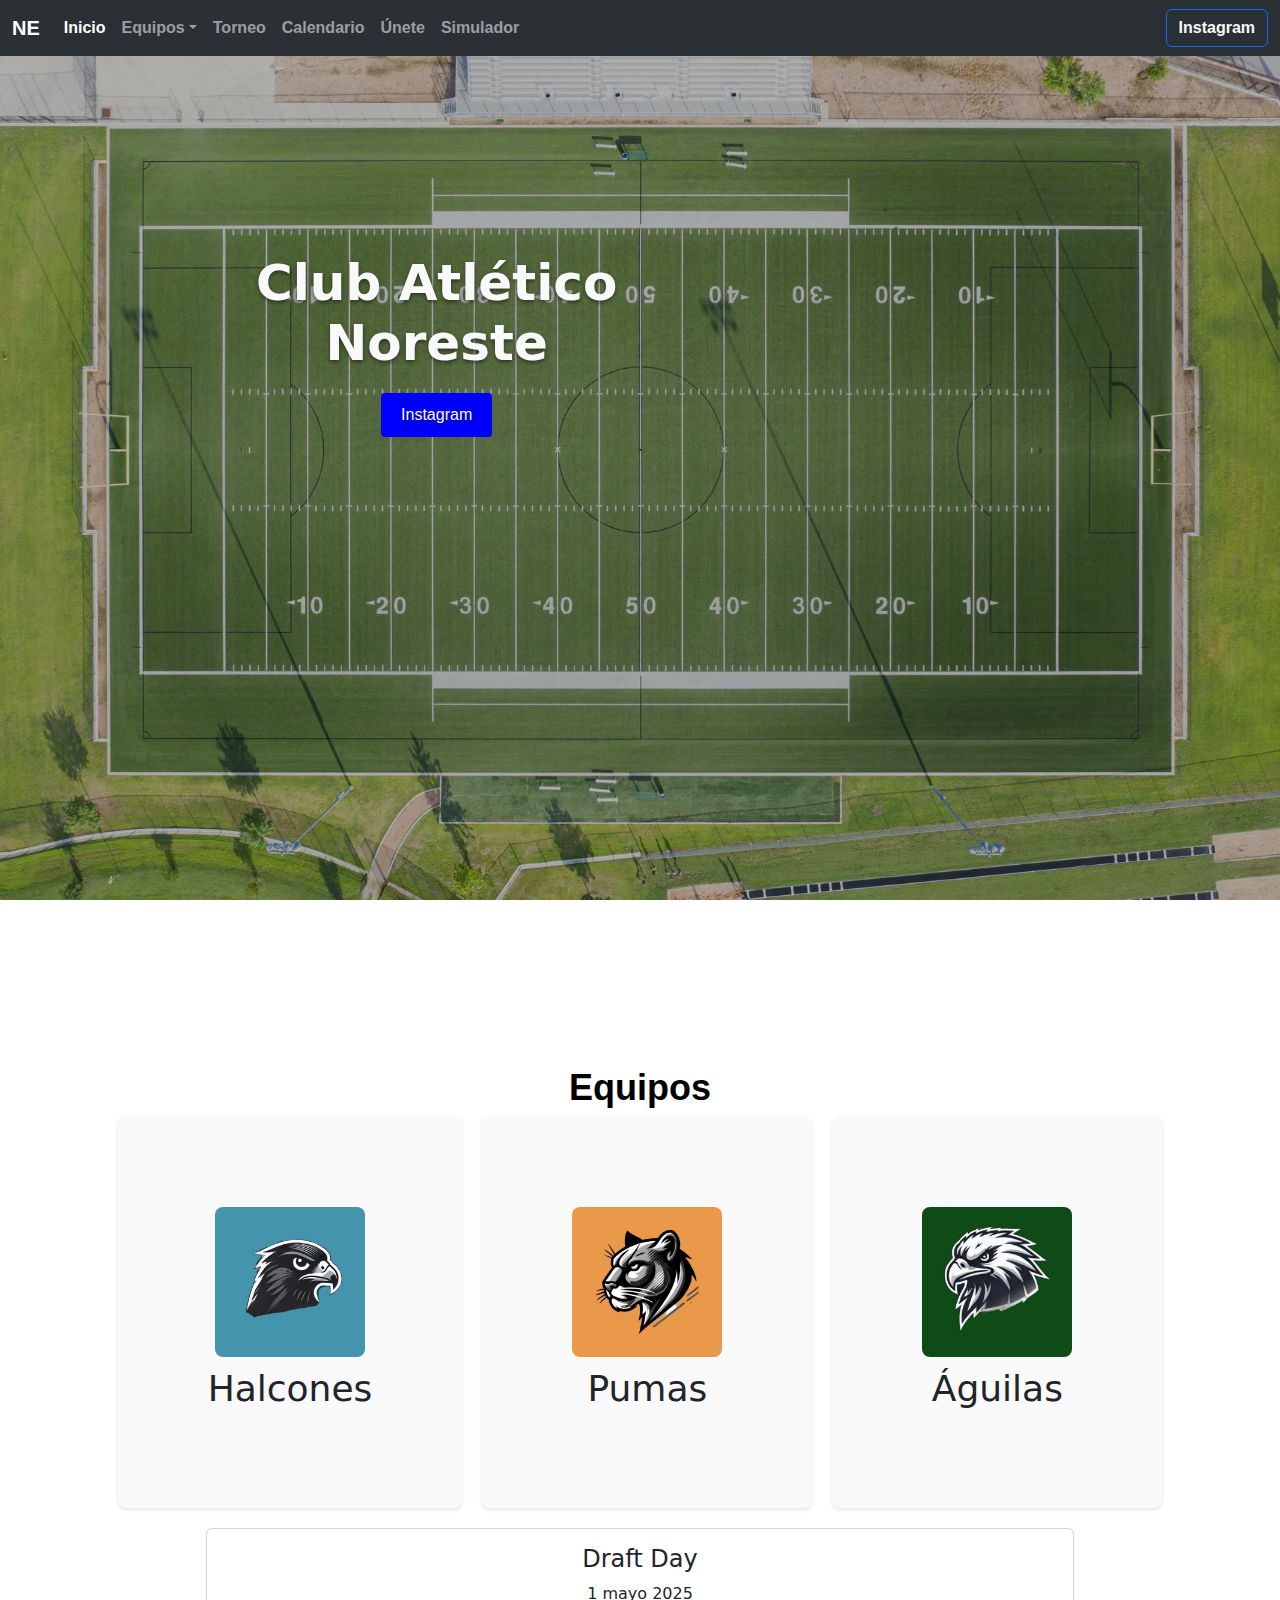
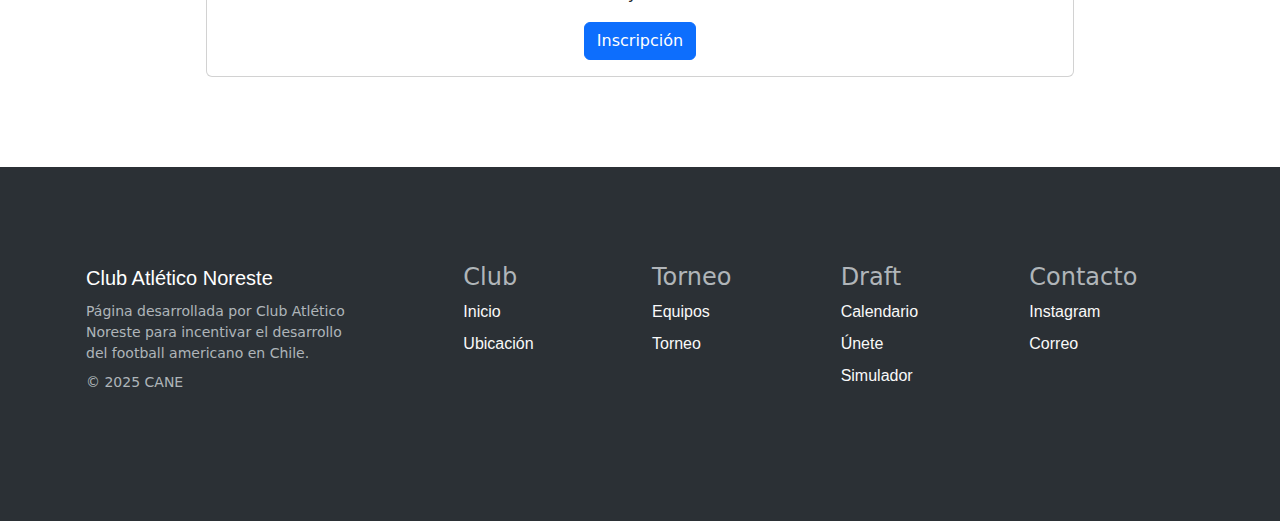
<file: index.html>
<!DOCTYPE html>
<html lang="es">
<head>
    <meta charset="UTF-8">
    <meta name="viewport" content="width=device-width, initial-scale=1.0">
    <link rel="stylesheet" href="./css/style.css">
    <title>Football Americano hecho en Chile | C.A. Noreste</title>
    <meta name="description" content="Descubre lo último del football americano en Chile, equipos, torneos y cómo unirte al próximo draft day.">
    <meta name="keywords" content="football americano, equipos, torneos, draft day, noticias de fútbol americano, chile">
    <link href="https://cdn.jsdelivr.net/npm/bootstrap@5.3.3/dist/css/bootstrap.min.css" rel="stylesheet" integrity="sha384-QWTKZyjpPEjISv5WaRU9OFeRpok6YctnYmDr5pNlyT2bRjXh0JMhjY6hW+ALEwIH" crossorigin="anonymous">
    <link rel="stylesheet" href="https://cdnjs.cloudflare.com/ajax/libs/animate.css/4.1.1/animate.min.css"/>
</head>
<body>
    <header>
        <nav class="navbar navbar-expand-lg bg-body-tertiary" data-bs-theme="dark">
            <div class="container-fluid">
                <a class="navbar-brand" href="./index.html">NE</a>
                <button class="navbar-toggler" type="button" data-bs-toggle="collapse" data-bs-target="#navbarSupportedContent" aria-controls="navbarSupportedContent" aria-expanded="false" aria-label="Toggle navigation">
                    <span class="navbar-toggler-icon"></span>
                </button>
                <div class="collapse navbar-collapse" id="navbarSupportedContent">
                    <ul class="navbar-nav me-auto mb-2 mb-lg-0">
                        <li class="nav-item">
                            <a class="nav-link active" aria-current="page" href="./index.html">Inicio</a>
                        </li>
                        <li class="nav-item dropdown">
                            <a class="nav-link dropdown-toggle" href="./pages/equipos.html" role="button" data-bs-toggle="dropdown" aria-expanded="false">Equipos</a>
                            <ul class="dropdown-menu">
                                <li><a class="dropdown-item" href="./pages/halcones.html">Halcones</a></li>
                                <li><a class="dropdown-item" href="./pages/pumas.html">Pumas</a></li>
                                <li><a class="dropdown-item" href="./pages/aguilas.html">Águilas</a></li>
                            </ul>
                        </li>
                        <li class="nav-item">
                            <a class="nav-link" href="./pages/torneo.html">Torneo</a>
                        </li>
                        <li class="nav-item">
                            <a class="nav-link" href="./pages/calendario.html">Calendario</a>
                        </li>
                        <li class="nav-item">
                            <a class="nav-link" href="./pages/unete.html">Únete</a>
                        </li>
                        <li class="nav-item">
                            <a class="nav-link" href="./pages/sim.html">Simulador</a>
                        </li>
                    </ul>
                    <div class="d-flex">
                        <button class="btn btn-outline-primary">
                            <a href="https://instagram.com" target="@clubnoreste" class="link">Instagram</a>
                        </button>
                    </div>
                </div>
            </div>
        </nav>
    </header>
    <main>
        <section class="s1_index">
            <div class="contenido">
                <h1>Club Atlético<br/>Noreste</h1>
                <a href="https://instagram.com" target="@clubnoreste" class="link animate__animated animate__heartBeat">Instagram</a>
            </div>
            <div class="imagen_s1_index">
                <img src="./media/cancha_flag.webp" alt="Cancha de football americano">
            </div>
        </section>
        <section class="s2_index">  
            <h2><a href="./pages/equipos.html" class="e1">Equipos</a></h2>
            <div class="articles-container">
                <article>
                    <a href="./pages/halcones.html"><img src="./media/halcones_ne.jpg" alt="Escudo equipo Halcones de Noreste"></a>
                    <h3>Halcones</h3>
                </article>
                <article>
                    <a href="./pages/pumas.html"><img src="./media/pumas_ne.jpg" alt="Escudo equipo Pumas de Noreste"></a>
                    <h3>Pumas</h3>
                </article>
                <article>
                    <a href="./pages/aguilas.html"><img src="./media/aguilas_ne.jpg" alt="Escudo equipo Águilas de Noreste"></a>
                    <h3>Águilas</h3>
                </article>
            </div>
        </section>
        <div class="card text-center">
            <div class="card-body">
              <h4 class="card-title">Draft Day</h4>
              <p class="card-text">1 mayo 2025</p>
              <a href="./pages/unete.html" class="btn btn-primary">Inscripción</a>
            </div>
        </div>
    </main>
    <footer class="bd-footer py-4 py-md-5 mt-5 bg-body-tertiary" data-bs-theme="dark">
        <div class="container py-4 py-md-5 px-4 px-md-3 text-body-secondary">
            <div class="row">
                <div class="col-lg-3 mb-3">
                    <a class="d-inline-flex align-items-center mb-2 text-body-emphasis text-decoration-none" href="./index.html">
                        <span class="fs-5">Club Atlético Noreste</span>
                    </a>
                    <ul class="list-unstyled small">
                        <li class="mb-2">Página desarrollada por Club Atlético Noreste para incentivar el desarrollo del football americano en Chile.</li>
                        <li class="mb-2">© 2025 CANE</li>
                    </ul>
                </div>
                <div class="col-6 col-lg-2 offset-lg-1 mb-3">
                    <h4>Club</h4>
                    <ul class="list-unstyled">
                        <li class="mb-2"><a href="./index.html">Inicio</a></li>
                        <li class="mb-2"><a href="./pages/unete.html">Ubicación</a></li>
                    </ul>
                </div>
                <div class="col-6 col-lg-2 mb-3">
                    <h4>Torneo</h4>
                    <ul class="list-unstyled">
                        <li class="mb-2"><a href="./pages/equipos.html">Equipos</a></li>
                        <li class="mb-2"><a href="./pages/torneo.html">Torneo</a></li>
                    </ul>
                </div>
                <div class="col-6 col-lg-2 mb-3">
                    <h4>Draft</h4>
                    <ul class="list-unstyled">
                        <li class="mb-2"><a href="./pages/calendario.html">Calendario</a></li>
                        <li class="mb-2"><a href="./pages/unete.html">Únete</a></li>
                        <li class="mb-2"><a href="./pages/sim.html">Simulador</a></li>
                    </ul>
                </div>
                <div class="col-6 col-lg-2 mb-3">
                    <h4>Contacto</h4>
                    <ul class="list-unstyled">
                        <li class="mb-2"><a href="https://instagram.com" target="@clubnoreste">Instagram</a></li>
                        <li class="mb-2"><a href="mailto:clubatleticonoreste@gmail.com">Correo</a></li>
                    </ul>
                </div>
            </div>
        </div>
    </footer>
    <script src="https://cdn.jsdelivr.net/npm/bootstrap@5.3.3/dist/js/bootstrap.bundle.min.js" integrity="sha384-YvpcrYf0tY3lHB60NNkmXc5s9fDVZLESaAA55NDzOxhy9GkcIdslK1eN7N6jIeHz" crossorigin="anonymous"></script>
</body>
</html>
</file>
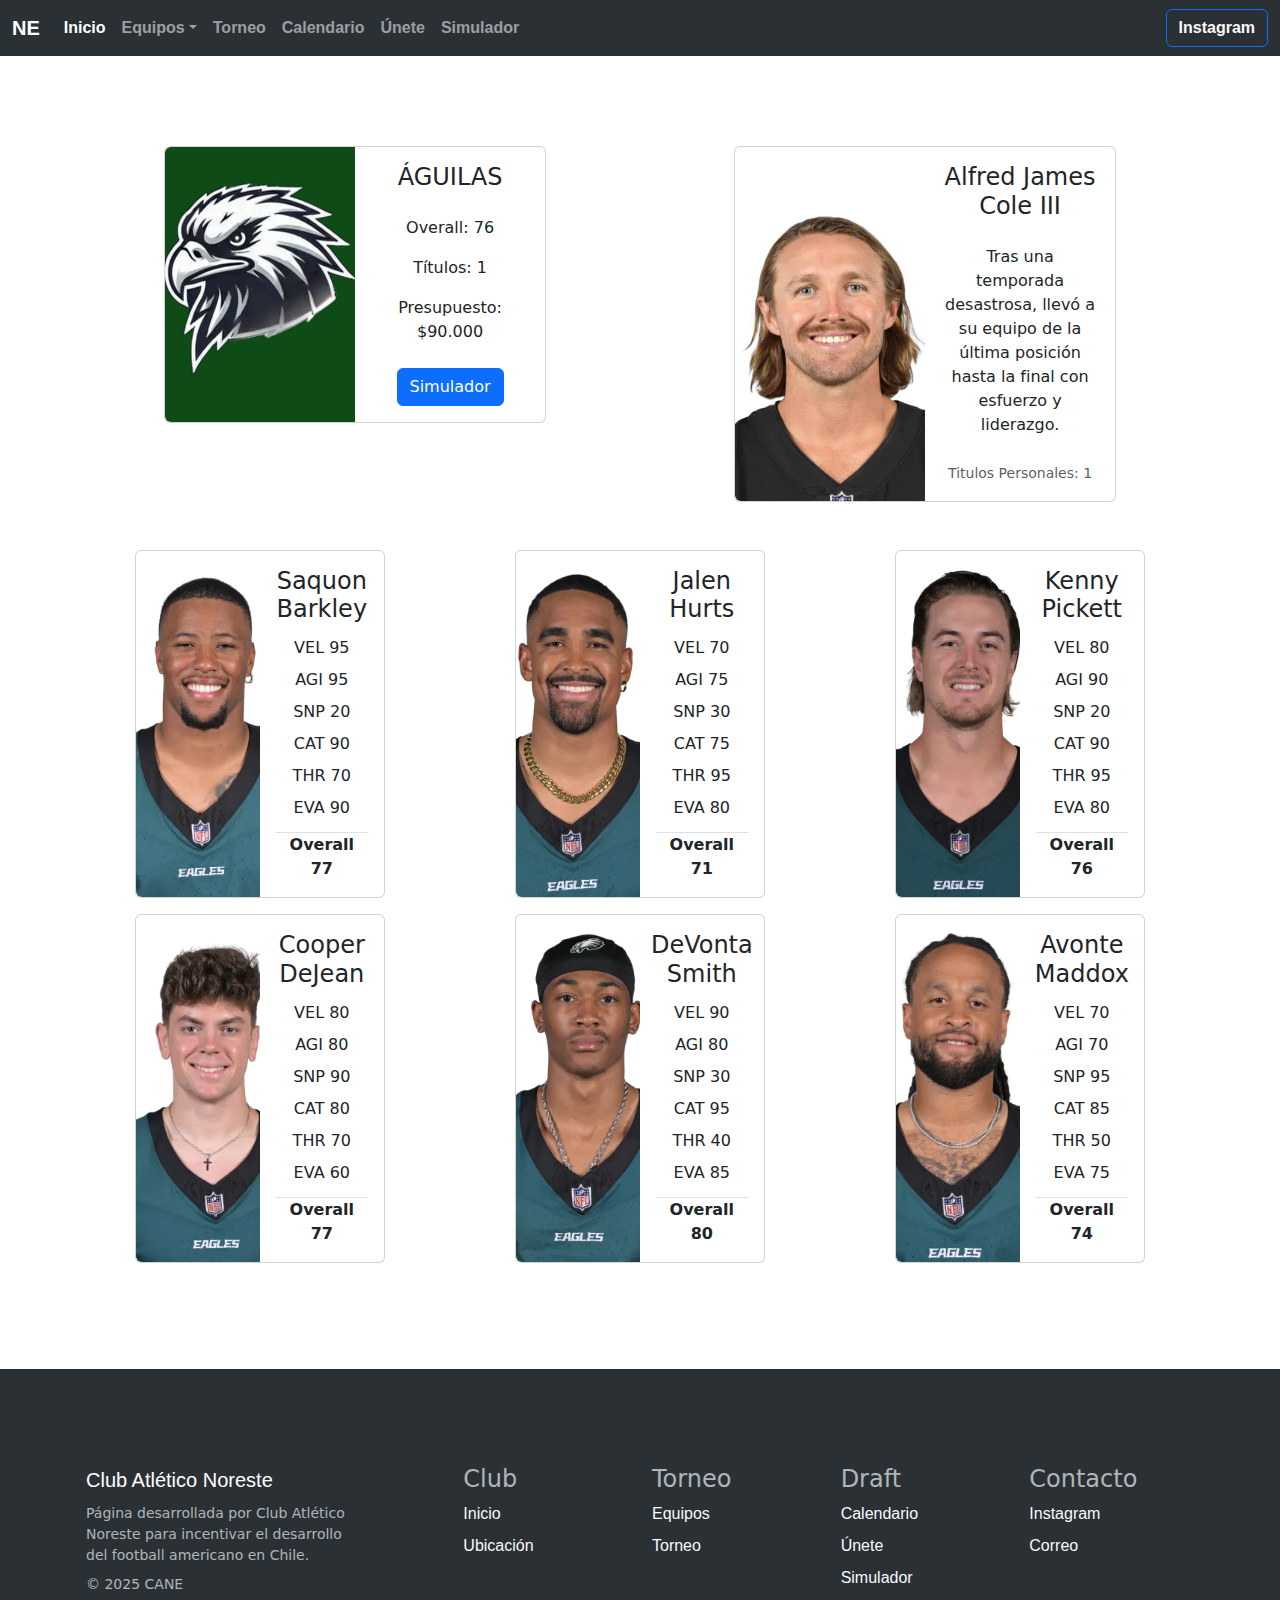
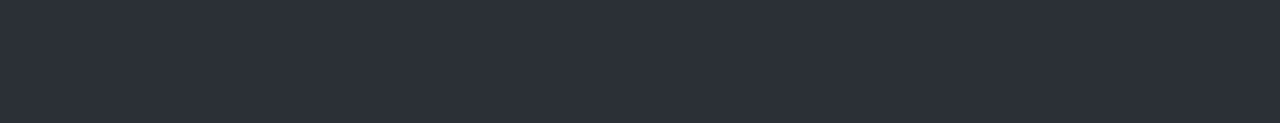
<file: pages/aguilas.html>
<!DOCTYPE html>
<html lang="es">
<head>
    <meta charset="UTF-8">
    <meta name="viewport" content="width=device-width, initial-scale=1.0">
    <link rel="stylesheet" href="../css/style.css">
    <title>Águilas de Noreste | C.A. Noreste</title>
    <meta name="description" content="Conoce al capitán y jugadores del equipo Águilas. Presupuesto, próximos partidos y resultados.">
    <meta name="keywords" content="Águilas, equipo de football americano, jugadores, partidos, resultados, capitán, presupuesto, simulación">
    <link href="https://cdn.jsdelivr.net/npm/bootstrap@5.3.3/dist/css/bootstrap.min.css" rel="stylesheet" integrity="sha384-QWTKZyjpPEjISv5WaRU9OFeRpok6YctnYmDr5pNlyT2bRjXh0JMhjY6hW+ALEwIH" crossorigin="anonymous">
</head>
<body>
    <header>
        <nav class="navbar navbar-expand-lg bg-body-tertiary" data-bs-theme="dark">
            <div class="container-fluid">
                <a class="navbar-brand" href="../index.html">NE</a>
                <button class="navbar-toggler" type="button" data-bs-toggle="collapse" data-bs-target="#navbarSupportedContent" aria-controls="navbarSupportedContent" aria-expanded="false" aria-label="Toggle navigation">
                    <span class="navbar-toggler-icon"></span>
                </button>
                <div class="collapse navbar-collapse" id="navbarSupportedContent">
                    <ul class="navbar-nav me-auto mb-2 mb-lg-0">
                        <li class="nav-item">
                            <a class="nav-link active" aria-current="page" href="../index.html">Inicio</a>
                        </li>
                        <li class="nav-item dropdown">
                            <a class="nav-link dropdown-toggle" href="../pages/equipos.html" role="button" data-bs-toggle="dropdown" aria-expanded="false">Equipos</a>
                            <ul class="dropdown-menu">
                                <li><a class="dropdown-item" href="../pages/halcones.html">Halcones</a></li>
                                <li><a class="dropdown-item" href="../pages/pumas.html">Pumas</a></li>
                                <li><a class="dropdown-item" href="../pages/aguilas.html">Águilas</a></li>
                            </ul>
                        </li>
                        <li class="nav-item">
                            <a class="nav-link" href="../pages/torneo.html">Torneo</a>
                        </li>
                        <li class="nav-item">
                            <a class="nav-link" href="../pages/calendario.html">Calendario</a>
                        </li>
                        <li class="nav-item">
                            <a class="nav-link" href="../pages/unete.html">Únete</a>
                        </li>
                        <li class="nav-item">
                            <a class="nav-link" href="../pages/sim.html">Simulador</a>
                        </li>
                    </ul>
                    <div class="d-flex">
                        <button class="btn btn-outline-primary">
                            <a href="https://instagram.com" target="@clubnoreste" class="link">Instagram</a>
                        </button>
                    </div>
                </div>
            </div>
        </nav> 
    </header>
    <main>
        <div class="container text-center">
            <!--fila equipo-->
            <div class="row">
                <!--card equipo-->
                <div class="col-sm">
                    <div class="card mb-5" style="max-width: 540px;">
                        <div class="row g-0">
                            <div class="col-md-6">
                                <img src="../media/aguilas_ne.jpg" class="img-fluid rounded-start h-100" style="object-fit: cover;" alt="Escudo equipo Águilas de Noreste">
                            </div>
                            <div class="col-md-6">
                                <div class="card-body ">
                                    <h1 class="card-title mb-4 fs-4">ÁGUILAS</h1>
                                    <p class="card-text">Overall: 76</p>
                                    <p class="card-text">Títulos: 1</p>
                                    <p class="card-text mb-4">Presupuesto: $90.000</p>
                                    <a href="../pages/sim.html" class="btn btn-primary">Simulador</a>
                                </div>
                            </div>
                        </div>
                    </div>
                </div>
                <!--card capitan-->
                <div class="col-sm">
                    <div class="card mb-5" style="max-width: 540px;">
                        <div class="row g-0">
                            <div class="col-md-6">
                                <img src="../media/jugadores/aguilas/aj_cole.webp" class="img-fluid rounded-start h-100" style="object-fit: cover;" alt="Capitán: Alfred James Cole III">
                            </div>
                            <div class="col-md-6">
                                <div class="card-body">
                                    <h2 class="card-title mb-4 fs-4">Alfred James Cole III</h2>
                                    <p class="card-text mb-4">Tras una temporada desastrosa, llevó a su equipo de la última posición hasta la final con esfuerzo y liderazgo.</p>
                                    <p class="card-text"><small class="text-body-secondary">Titulos Personales: 1</small></p>
                                </div>
                            </div>
                        </div>
                    </div>
                </div>
            </div>
            <!--primera fila de jugadores-->
            <div class="row">
                <!--card jugador 1-->
                <div class="col-sm">
                    <div class="card mb-3" style="max-width: 540px;">
                        <div class="row g-0">
                            <div class="col-md-6">
                                <img src="../media/jugadores/aguilas/saquon_barkley.webp" class="img-fluid rounded-start h-100" style="object-fit: cover;" alt="Jugador: Saquon Barkley">
                            </div>
                            <div class="col-md-6">
                                <div class="card-body">
                                    <h3 class="card-title mb-3 fs-4">Saquon Barkley</h3>
                                    <div class="container text-center border-bottom">
                                        <div class="row align-items-start">
                                            <div class="col">
                                                <p class="lh-1">VEL 95</p>
                                            </div>
                                            <div class="col">
                                                <p class="lh-1">AGI 95</p>
                                            </div>
                                        </div>
                                        <div class="row align-items-start">
                                            <div class="col">
                                                <p class="lh-1">SNP 20</p>
                                            </div>
                                            <div class="col">
                                                <p class="lh-1">CAT 90</p>
                                            </div>
                                        </div>
                                        <div class="row align-items-start">
                                            <div class="col">
                                                <p class="lh-1">THR 70</p>
                                            </div>
                                            <div class="col">
                                                <p class="lh-1">EVA 90</p>
                                            </div>
                                        </div>
                                    </div>
                                    <p class="card-text fw-bold">Overall 77</p>
                                </div>
                            </div>
                        </div>
                    </div>
                </div>
                <!--card jugador 2-->
                <div class="col-sm">
                    <div class="card mb-3" style="max-width: 540px;">
                        <div class="row g-0">
                            <div class="col-md-6">
                                <img src="../media/jugadores/aguilas/jalen_hurts.webp" class="img-fluid rounded-start h-100" style="object-fit: cover;" alt="Jugador: Jalen Hurts">
                            </div>
                            <div class="col-md-6">
                                <div class="card-body">
                                    <h3 class="card-title mb-3 fs-4">Jalen Hurts</h3>
                                    <div class="container text-center border-bottom">
                                        <div class="row align-items-start">
                                            <div class="col">
                                                <p class="lh-1">VEL 70</p>
                                            </div>
                                            <div class="col">
                                                <p class="lh-1">AGI 75</p>
                                            </div>
                                        </div>
                                        <div class="row align-items-start">
                                            <div class="col">
                                                <p class="lh-1">SNP 30</p>
                                            </div>
                                            <div class="col">
                                                <p class="lh-1">CAT 75</p>
                                            </div>
                                        </div>
                                        <div class="row align-items-start">
                                            <div class="col">
                                                <p class="lh-1">THR 95</p>
                                            </div>
                                            <div class="col">
                                                <p class="lh-1">EVA 80</p>
                                            </div>
                                        </div>
                                    </div>
                                    <p class="card-text fw-bold">Overall 71</p>
                                </div>
                            </div>
                        </div>
                    </div>
                </div>
                <!--card jugador 3-->
                <div class="col-sm">
                    <div class="card mb-3" style="max-width: 540px;">
                        <div class="row g-0">
                            <div class="col-md-6">
                                <img src="../media/jugadores/aguilas/kenny_pickett.webp" class="img-fluid rounded-start h-100" style="object-fit: cover;" alt="Jugador: Kenny Pickett">
                            </div>
                            <div class="col-md-6">
                                <div class="card-body">
                                    <h3 class="card-title mb-3 fs-4">Kenny Pickett</h3>
                                    <div class="container text-center border-bottom">
                                        <div class="row align-items-start">
                                            <div class="col">
                                                <p class="lh-1">VEL 80</p>
                                            </div>
                                            <div class="col">
                                                <p class="lh-1">AGI 90</p>
                                            </div>
                                        </div>
                                        <div class="row align-items-start">
                                            <div class="col">
                                                <p class="lh-1">SNP 20</p>
                                            </div>
                                            <div class="col">
                                                <p class="lh-1">CAT 90</p>
                                            </div>
                                        </div>
                                        <div class="row align-items-start">
                                            <div class="col">
                                                <p class="lh-1">THR 95</p>
                                            </div>
                                            <div class="col">
                                                <p class="lh-1">EVA 80</p>
                                            </div>
                                        </div>
                                    </div>
                                    <p class="card-text fw-bold">Overall 76</p>
                                </div>
                            </div>
                        </div>
                    </div>
                </div>
            </div>
            <!--segunda fila de jugadores-->
            <div class="row">
                <!--card jugador 4-->
                <div class="col-sm">
                    <div class="card mb-3" style="max-width: 540px;">
                        <div class="row g-0">
                            <div class="col-md-6">
                                <img src="../media/jugadores/aguilas/cooper_dejean.webp" class="img-fluid rounded-start h-100" style="object-fit: cover;" alt="Jugador: Cooper DeJean">
                            </div>
                            <div class="col-md-6">
                                <div class="card-body">
                                    <h3 class="card-title mb-3 fs-4">Cooper DeJean</h3>
                                    <div class="container text-center border-bottom">
                                        <div class="row align-items-start">
                                            <div class="col">
                                                <p class="lh-1">VEL 80</p>
                                            </div>
                                            <div class="col">
                                                <p class="lh-1">AGI 80</p>
                                            </div>
                                        </div>
                                        <div class="row align-items-start">
                                            <div class="col">
                                                <p class="lh-1">SNP 90</p>
                                            </div>
                                            <div class="col">
                                                <p class="lh-1">CAT 80</p>
                                            </div>
                                        </div>
                                        <div class="row align-items-start">
                                            <div class="col">
                                                <p class="lh-1">THR 70</p>
                                            </div>
                                            <div class="col">
                                                <p class="lh-1">EVA 60</p>
                                            </div>
                                        </div>
                                    </div>
                                    <p class="card-text fw-bold">Overall 77</p>
                                </div>
                            </div>
                        </div>
                    </div>
                </div>
                <!--card jugador 5-->
                <div class="col-sm">
                    <div class="card mb-3" style="max-width: 540px;">
                        <div class="row g-0">
                            <div class="col-md-6">
                                <img src="../media/jugadores/aguilas/devonta_smith.webp" class="img-fluid rounded-start h-100" style="object-fit: cover;" alt="Jugador: DeVonta Smith">
                            </div>
                            <div class="col-md-6">
                                <div class="card-body">
                                    <h3 class="card-title mb-3 fs-4">DeVonta Smith</h3>
                                    <div class="container text-center border-bottom">
                                        <div class="row align-items-start">
                                            <div class="col">
                                                <p class="lh-1">VEL 90</p>
                                            </div>
                                            <div class="col">
                                                <p class="lh-1">AGI 80</p>
                                            </div>
                                        </div>
                                        <div class="row align-items-start">
                                            <div class="col">
                                                <p class="lh-1">SNP 30</p>
                                            </div>
                                            <div class="col">
                                                <p class="lh-1">CAT 95</p>
                                            </div>
                                        </div>
                                        <div class="row align-items-start">
                                            <div class="col">
                                                <p class="lh-1">THR 40</p>
                                            </div>
                                            <div class="col">
                                                <p class="lh-1">EVA 85</p>
                                            </div>
                                        </div>
                                    </div>
                                    <p class="card-text fw-bold">Overall 80</p>
                                </div>
                            </div>
                        </div>
                    </div>
                </div>
                <!--card jugador 6-->
                <div class="col-sm">
                    <div class="card mb-3" style="max-width: 540px;">
                        <div class="row g-0">
                            <div class="col-md-6">
                                <img src="../media/jugadores/aguilas/avonte_maddox.webp" class="img-fluid rounded-start h-100" style="object-fit: cover;" alt="Jugador: Avonte Maddox">
                            </div>
                            <div class="col-md-6">
                                <div class="card-body">
                                    <h3 class="card-title mb-3 fs-4">Avonte Maddox</h3>
                                    <div class="container text-center border-bottom">
                                        <div class="row align-items-start">
                                            <div class="col">
                                                <p class="lh-1">VEL 70</p>
                                            </div>
                                            <div class="col">
                                                <p class="lh-1">AGI 70</p>
                                            </div>
                                        </div>
                                        <div class="row align-items-start">
                                            <div class="col">
                                                <p class="lh-1">SNP 95</p>
                                            </div>
                                            <div class="col">
                                                <p class="lh-1">CAT 85</p>
                                            </div>
                                        </div>
                                        <div class="row align-items-start">
                                            <div class="col">
                                                <p class="lh-1">THR 50</p>
                                            </div>
                                            <div class="col">
                                                <p class="lh-1">EVA 75</p>
                                            </div>
                                        </div>
                                    </div>
                                    <p class="card-text fw-bold">Overall 74</p>
                                </div>
                            </div>
                        </div>
                    </div>
                </div>
            </div>
        </div>
    </main>
    <footer class="bd-footer py-4 py-md-5 mt-5 bg-body-tertiary" data-bs-theme="dark">
        <div class="container py-4 py-md-5 px-4 px-md-3 text-body-secondary">
            <div class="row">
                <div class="col-lg-3 mb-3">
                    <a class="d-inline-flex align-items-center mb-2 text-body-emphasis text-decoration-none" href="../index.html">
                        <span class="fs-5">Club Atlético Noreste</span>
                    </a>
                    <ul class="list-unstyled small">
                        <li class="mb-2">Página desarrollada por Club Atlético Noreste para incentivar el desarrollo del football americano en Chile.</li>
                        <li class="mb-2">© 2025 CANE</li>
                    </ul>
                </div>
                <div class="col-6 col-lg-2 offset-lg-1 mb-3">
                    <h4>Club</h4>
                    <ul class="list-unstyled">
                        <li class="mb-2"><a href="../index.html">Inicio</a></li>
                        <li class="mb-2"><a href="../pages/unete.html">Ubicación</a></li>
                    </ul>
                </div>
                <div class="col-6 col-lg-2 mb-3">
                    <h4>Torneo</h4>
                    <ul class="list-unstyled">
                        <li class="mb-2"><a href="../pages/equipos.html">Equipos</a></li>
                        <li class="mb-2"><a href="../pages/torneo.html">Torneo</a></li>
                    </ul>
                </div>
                <div class="col-6 col-lg-2 mb-3">
                    <h4>Draft</h4>
                    <ul class="list-unstyled">
                        <li class="mb-2"><a href="../pages/calendario.html">Calendario</a></li>
                        <li class="mb-2"><a href="../pages/unete.html">Únete</a></li>
                        <li class="mb-2"><a href="../pages/sim.html">Simulador</a></li>
                    </ul>
                </div>
                <div class="col-6 col-lg-2 mb-3">
                    <h4>Contacto</h4>
                    <ul class="list-unstyled">
                        <li class="mb-2"><a href="https://instagram.com" target="@clubnoreste">Instagram</a></li>
                        <li class="mb-2"><a href="mailto:clubatleticonoreste@gmail.com">Correo</a></li>
                    </ul>
                </div>
            </div>
        </div>
    </footer>
    <script src="https://cdn.jsdelivr.net/npm/bootstrap@5.3.3/dist/js/bootstrap.bundle.min.js" integrity="sha384-YvpcrYf0tY3lHB60NNkmXc5s9fDVZLESaAA55NDzOxhy9GkcIdslK1eN7N6jIeHz" crossorigin="anonymous"></script>
</body>
</html>
</file>
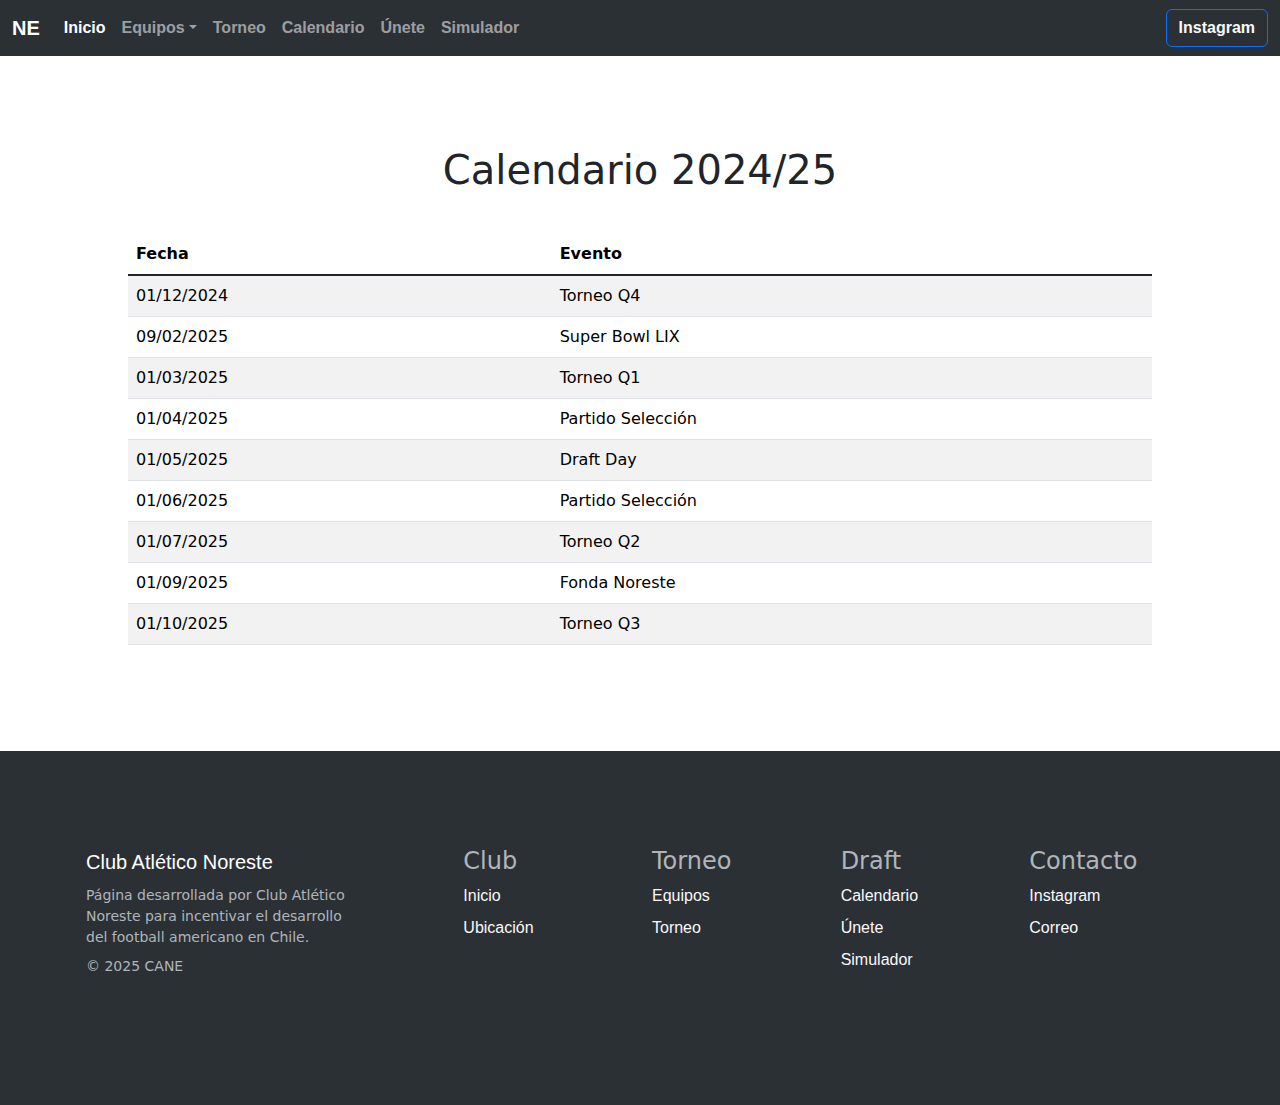
<file: pages/calendario.html>
<!DOCTYPE html>
<html lang="es">
<head>
    <meta charset="UTF-8">
    <meta name="viewport" content="width=device-width, initial-scale=1.0">
    <link rel="stylesheet" href="../css/style.css">
    <title>Calendario de Partidos | C.A. Noreste</title>
    <meta name="description" content="Revisa el calendario con las próximas fechas, horarios de los partidos del torneo y el Draft Day.">
    <meta name="keywords" content="calendario de partidos, football americano, próximos partidos, horarios, draft">
    <link href="https://cdn.jsdelivr.net/npm/bootstrap@5.3.3/dist/css/bootstrap.min.css" rel="stylesheet" integrity="sha384-QWTKZyjpPEjISv5WaRU9OFeRpok6YctnYmDr5pNlyT2bRjXh0JMhjY6hW+ALEwIH" crossorigin="anonymous">
</head>
<body>
    <header>
        <nav class="navbar navbar-expand-lg bg-body-tertiary" data-bs-theme="dark">
            <div class="container-fluid">
                <a class="navbar-brand" href="../index.html">NE</a>
                <button class="navbar-toggler" type="button" data-bs-toggle="collapse" data-bs-target="#navbarSupportedContent" aria-controls="navbarSupportedContent" aria-expanded="false" aria-label="Toggle navigation">
                    <span class="navbar-toggler-icon"></span>
                </button>
                <div class="collapse navbar-collapse" id="navbarSupportedContent">
                    <ul class="navbar-nav me-auto mb-2 mb-lg-0">
                        <li class="nav-item">
                            <a class="nav-link active" aria-current="page" href="../index.html">Inicio</a>
                        </li>
                        <li class="nav-item dropdown">
                            <a class="nav-link dropdown-toggle" href="../pages/equipos.html" role="button" data-bs-toggle="dropdown" aria-expanded="false">Equipos</a>
                            <ul class="dropdown-menu">
                                <li><a class="dropdown-item" href="../pages/halcones.html">Halcones</a></li>
                                <li><a class="dropdown-item" href="../pages/pumas.html">Pumas</a></li>
                                <li><a class="dropdown-item" href="../pages/aguilas.html">Águilas</a></li>
                            </ul>
                        </li>
                        <li class="nav-item">
                            <a class="nav-link" href="../pages/torneo.html">Torneo</a>
                        </li>
                        <li class="nav-item">
                            <a class="nav-link" href="../pages/calendario.html">Calendario</a>
                        </li>
                        <li class="nav-item">
                            <a class="nav-link" href="../pages/unete.html">Únete</a>
                        </li>
                        <li class="nav-item">
                            <a class="nav-link" href="../pages/sim.html">Simulador</a>
                        </li>
                    </ul>
                    <div class="d-flex">
                        <button class="btn btn-outline-primary">
                            <a href="https://instagram.com" target="@clubnoreste" class="link">Instagram</a>
                        </button>
                    </div>
                </div>
            </div>
        </nav> 
    </header>
    <main class="tabla_main">
        <h1 class="calendario">Calendario 2024/25</h1>
        <div class="table-responsive">
            <table class="table table-striped table-hover">
                <thead>
                    <tr>
                        <th>Fecha</th>
                        <th>Evento</th>
                    </tr>
                </thead>
                <tbody class="table-group-divider">
                    <tr>
                        <td>01/12/2024</td>
                        <td>Torneo Q4</td>
                    </tr>
                    <tr>
                        <td>09/02/2025</td>
                        <td>Super Bowl LIX</td>
                    </tr>
                    <tr>
                        <td>01/03/2025</td>
                        <td>Torneo Q1</td>
                    </tr>
                    <tr>
                        <td>01/04/2025</td>
                        <td>Partido Selección</td>
                    </tr>
                    <tr>
                        <td>01/05/2025</td>
                        <td>Draft Day</td>
                    </tr>
                    <tr>
                        <td>01/06/2025</td>
                        <td>Partido Selección</td>
                    </tr>
                    <tr>
                        <td>01/07/2025</td>
                        <td>Torneo Q2</td>
                    </tr>
                    <tr>
                        <td>01/09/2025</td>
                        <td>Fonda Noreste</td>
                    </tr>
                    <tr>
                        <td>01/10/2025</td>
                        <td>Torneo Q3</td>
                    </tr>
                </tbody>
            </table>
        </div>
    </main>
    <footer class="bd-footer py-4 py-md-5 mt-5 bg-body-tertiary" data-bs-theme="dark">
        <div class="container py-4 py-md-5 px-4 px-md-3 text-body-secondary">
            <div class="row">
                <div class="col-lg-3 mb-3">
                    <a class="d-inline-flex align-items-center mb-2 text-body-emphasis text-decoration-none" href="../index.html">
                        <span class="fs-5">Club Atlético Noreste</span>
                    </a>
                    <ul class="list-unstyled small">
                        <li class="mb-2">Página desarrollada por Club Atlético Noreste para incentivar el desarrollo del football americano en Chile.</li>
                        <li class="mb-2">© 2025 CANE</li>
                    </ul>
                </div>
                <div class="col-6 col-lg-2 offset-lg-1 mb-3">
                    <h4>Club</h4>
                    <ul class="list-unstyled">
                        <li class="mb-2"><a href="../index.html">Inicio</a></li>
                        <li class="mb-2"><a href="../pages/unete.html">Ubicación</a></li>
                    </ul>
                </div>
                <div class="col-6 col-lg-2 mb-3">
                    <h4>Torneo</h4>
                    <ul class="list-unstyled">
                        <li class="mb-2"><a href="../pages/equipos.html">Equipos</a></li>
                        <li class="mb-2"><a href="../pages/torneo.html">Torneo</a></li>
                    </ul>
                </div>
                <div class="col-6 col-lg-2 mb-3">
                    <h4>Draft</h4>
                    <ul class="list-unstyled">
                        <li class="mb-2"><a href="../pages/calendario.html">Calendario</a></li>
                        <li class="mb-2"><a href="../pages/unete.html">Únete</a></li>
                        <li class="mb-2"><a href="../pages/sim.html">Simulador</a></li>
                    </ul>
                </div>
                <div class="col-6 col-lg-2 mb-3">
                    <h4>Contacto</h4>
                    <ul class="list-unstyled">
                        <li class="mb-2"><a href="https://instagram.com" target="@clubnoreste">Instagram</a></li>
                        <li class="mb-2"><a href="mailto:clubatleticonoreste@gmail.com">Correo</a></li>
                    </ul>
                </div>
            </div>
        </div>
    </footer>
    <script src="https://cdn.jsdelivr.net/npm/bootstrap@5.3.3/dist/js/bootstrap.bundle.min.js" integrity="sha384-YvpcrYf0tY3lHB60NNkmXc5s9fDVZLESaAA55NDzOxhy9GkcIdslK1eN7N6jIeHz" crossorigin="anonymous"></script>
</body>
</html>
</file>
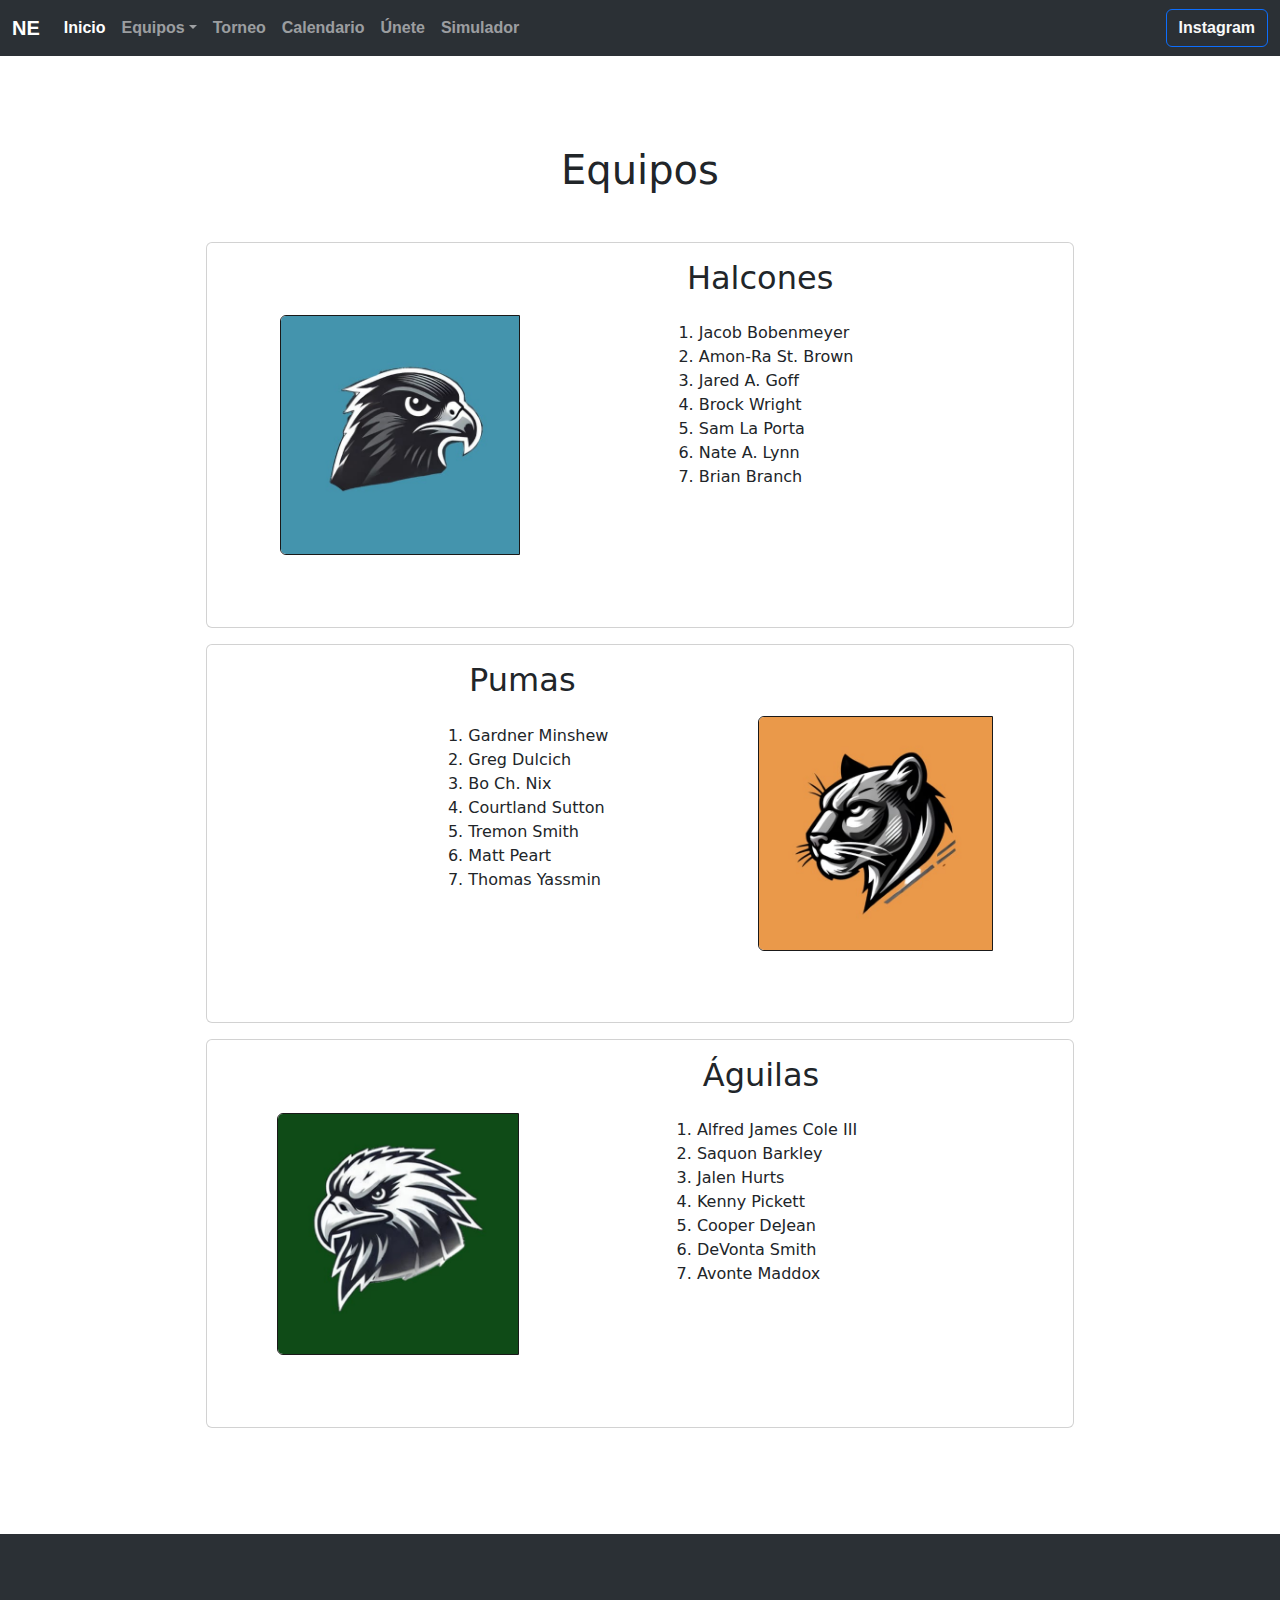
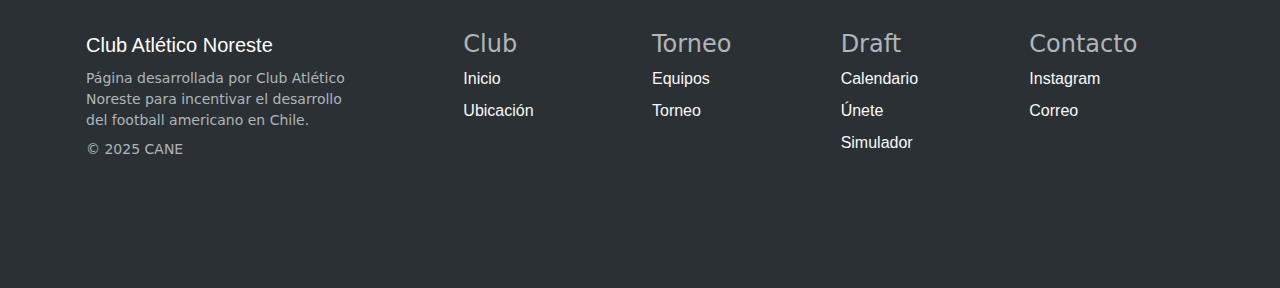
<file: pages/equipos.html>
<!DOCTYPE html>
<html lang="es">
<head>
    <meta charset="UTF-8">
    <meta name="viewport" content="width=device-width, initial-scale=1.0">
    <link rel="stylesheet" href="../css/style.css">
    <title>Equipos de Fútbol Americano en Chile | C.A. Noreste</title>
    <meta name="description" content="Conoce a los equipos del torneo de football americano más relevante de Chile. Halcones, Pumas y Águilas. Capitanes, jugadores y próximos partidos.">
    <meta name="keywords" content="equipos de football americano, Halcones, Pumas, Águilas, jugadores, partidos">
    <link href="https://cdn.jsdelivr.net/npm/bootstrap@5.3.3/dist/css/bootstrap.min.css" rel="stylesheet" integrity="sha384-QWTKZyjpPEjISv5WaRU9OFeRpok6YctnYmDr5pNlyT2bRjXh0JMhjY6hW+ALEwIH" crossorigin="anonymous">
</head>
<body>
    <header>
        <nav class="navbar navbar-expand-lg bg-body-tertiary" data-bs-theme="dark">
            <div class="container-fluid">
                <a class="navbar-brand" href="../index.html">NE</a>
                <button class="navbar-toggler" type="button" data-bs-toggle="collapse" data-bs-target="#navbarSupportedContent" aria-controls="navbarSupportedContent" aria-expanded="false" aria-label="Toggle navigation">
                    <span class="navbar-toggler-icon"></span>
                </button>
                <div class="collapse navbar-collapse" id="navbarSupportedContent">
                    <ul class="navbar-nav me-auto mb-2 mb-lg-0">
                        <li class="nav-item">
                            <a class="nav-link active" aria-current="page" href="../index.html">Inicio</a>
                        </li>
                        <li class="nav-item dropdown">
                            <a class="nav-link dropdown-toggle" href="../pages/equipos.html" role="button" data-bs-toggle="dropdown" aria-expanded="false">Equipos</a>
                            <ul class="dropdown-menu">
                                <li><a class="dropdown-item" href="../pages/halcones.html">Halcones</a></li>
                                <li><a class="dropdown-item" href="../pages/pumas.html">Pumas</a></li>
                                <li><a class="dropdown-item" href="../pages/aguilas.html">Águilas</a></li>
                            </ul>
                        </li>
                        <li class="nav-item">
                            <a class="nav-link" href="../pages/torneo.html">Torneo</a>
                        </li>
                        <li class="nav-item">
                            <a class="nav-link" href="../pages/calendario.html">Calendario</a>
                        </li>
                        <li class="nav-item">
                            <a class="nav-link" href="../pages/unete.html">Únete</a>
                        </li>
                        <li class="nav-item">
                            <a class="nav-link" href="../pages/sim.html">Simulador</a>
                        </li>
                    </ul>
                    <div class="d-flex">
                        <button class="btn btn-outline-primary">
                            <a href="https://instagram.com" target="@clubnoreste" class="link">Instagram</a>
                        </button>
                    </div>
                </div>
            </div>
        </nav> 
    </header>
    <main>
        <h1 class="text-center mb-5">Equipos</h1>
        <div class="card mb-3">
            <div class="row g-0">
                <div class="col-md-4" id="halcones">
                    <a href="../pages/halcones.html"><img src="../media/halcones_ne.jpg" class="img-fluid rounded-start" alt="Escudo equipo Halcones de Noreste"></a>
                </div>
                <div class="col-md-8">
                    <div class="card-body">
                        <h2 class="card-title">Halcones</h2>
                        <p class="card-text">
                            <ol>
                                <li>Jacob Bobenmeyer</li>
                                <li>Amon-Ra St. Brown</li>
                                <li>Jared A. Goff</li>
                                <li>Brock Wright</li>
                                <li>Sam La Porta</li>
                                <li>Nate A. Lynn</li>
                                <li>Brian Branch</li>
                            </ol>
                        </p>
                    </div>
                </div>
            </div>
        </div>
        <div class="card mb-3">
            <div class="row g-0" id="card2">
                <div class="col-md-4" id="pumas">
                    <a href="../pages/pumas.html"><img src="../media/pumas_ne.jpg" class="img-fluid rounded-start" alt="Escudo equipo Pumas de Noreste"></a>
                </div>
                <div class="col-md-8">
                    <div class="card-body">
                        <h2 class="card-title">Pumas</h2>
                        <p class="card-text">
                            <ol>
                                <li>Gardner Minshew</li>
                                <li>Greg Dulcich</li>
                                <li>Bo Ch. Nix</li>
                                <li>Courtland Sutton</li>
                                <li>Tremon Smith</li>
                                <li>Matt Peart</li>
                                <li>Thomas Yassmin</li>
                            </ol>
                        </p>
                    </div>
                </div>
            </div>
        </div>
        <div class="card mb-3">
            <div class="row g-0">
                <div class="col-md-4" id="aguilas">
                    <a href="../pages/aguilas.html"><img src="../media/aguilas_ne.jpg" class="img-fluid rounded-start" alt="Escudo equipo Águilas de Noreste"></a>
                </div>
                <div class="col-md-8">
                    <div class="card-body">
                        <h2 class="card-title">Águilas</h2>
                        <p class="card-text">
                            <ol>
                                <li>Alfred James Cole III</li>
                                <li>Saquon Barkley</li>
                                <li>Jalen Hurts</li>
                                <li>Kenny Pickett</li>
                                <li>Cooper DeJean</li>
                                <li>DeVonta Smith</li>
                                <li>Avonte Maddox</li>
                            </ol>
                        </p>
                    </div>
                </div>
            </div>
        </div>
    </div>   
    </main>
    <footer class="bd-footer py-4 py-md-5 mt-5 bg-body-tertiary" data-bs-theme="dark">
        <div class="container py-4 py-md-5 px-4 px-md-3 text-body-secondary">
            <div class="row">
                <div class="col-lg-3 mb-3">
                    <a class="d-inline-flex align-items-center mb-2 text-body-emphasis text-decoration-none" href="../index.html">
                        <span class="fs-5">Club Atlético Noreste</span>
                    </a>
                    <ul class="list-unstyled small">
                        <li class="mb-2">Página desarrollada por Club Atlético Noreste para incentivar el desarrollo del football americano en Chile.</li>
                        <li class="mb-2">© 2025 CANE</li>
                    </ul>
                </div>
                <div class="col-6 col-lg-2 offset-lg-1 mb-3">
                    <h4>Club</h4>
                    <ul class="list-unstyled">
                        <li class="mb-2"><a href="../index.html">Inicio</a></li>
                        <li class="mb-2"><a href="../pages/unete.html">Ubicación</a></li>
                    </ul>
                </div>
                <div class="col-6 col-lg-2 mb-3">
                    <h4>Torneo</h4>
                    <ul class="list-unstyled">
                        <li class="mb-2"><a href="../pages/equipos.html">Equipos</a></li>
                        <li class="mb-2"><a href="../pages/torneo.html">Torneo</a></li>
                    </ul>
                </div>
                <div class="col-6 col-lg-2 mb-3">
                    <h4>Draft</h4>
                    <ul class="list-unstyled">
                        <li class="mb-2"><a href="../pages/calendario.html">Calendario</a></li>
                        <li class="mb-2"><a href="../pages/unete.html">Únete</a></li>
                        <li class="mb-2"><a href="../pages/sim.html">Simulador</a></li>
                    </ul>
                </div>
                <div class="col-6 col-lg-2 mb-3">
                    <h4>Contacto</h4>
                    <ul class="list-unstyled">
                        <li class="mb-2"><a href="https://instagram.com" target="@clubnoreste">Instagram</a></li>
                        <li class="mb-2"><a href="mailto:clubatleticonoreste@gmail.com">Correo</a></li>
                    </ul>
                </div>
            </div>
        </div>
    </footer>
    <script src="https://cdn.jsdelivr.net/npm/bootstrap@5.3.3/dist/js/bootstrap.bundle.min.js" integrity="sha384-YvpcrYf0tY3lHB60NNkmXc5s9fDVZLESaAA55NDzOxhy9GkcIdslK1eN7N6jIeHz" crossorigin="anonymous"></script>
</body>
</html>
</file>
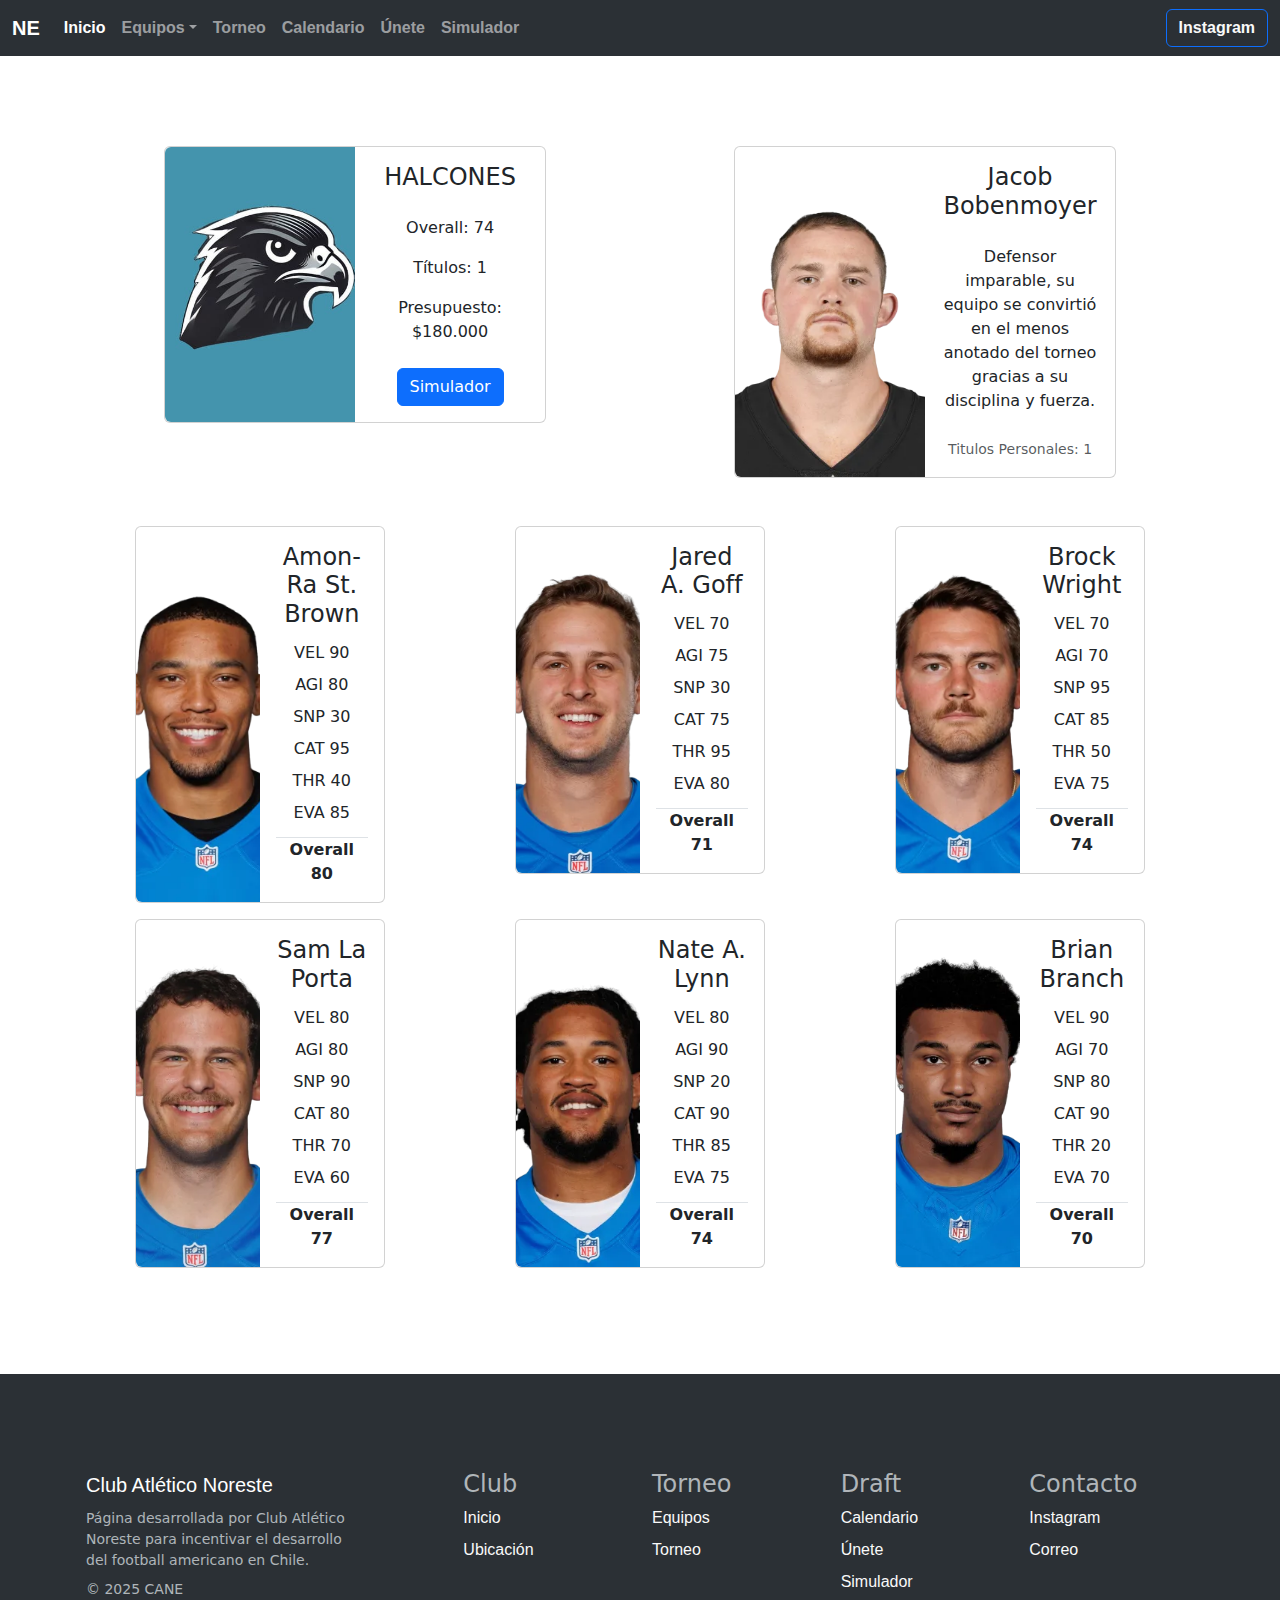
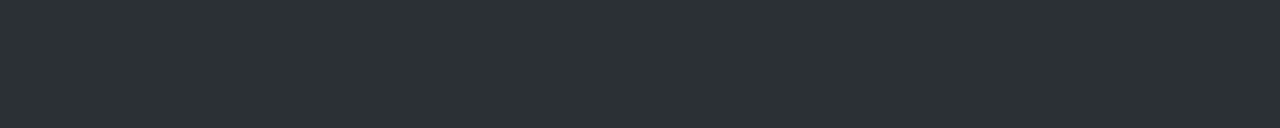
<file: pages/halcones.html>
<!DOCTYPE html>
<html lang="es">
<head>
    <meta charset="UTF-8">
    <meta name="viewport" content="width=device-width, initial-scale=1.0">
    <link rel="stylesheet" href="../css/style.css">
    <title>Halcones de Noreste | C.A. Noreste</title>
    <meta name="description" content="Conoce al capitán y jugadores del equipo Halcones. Presupuesto, próximos partidos y resultados.">
    <meta name="keywords" content="Halcones, equipo de football americano, jugadores, partidos, resultados, capitán, presupuesto, simulación">   
    <link href="https://cdn.jsdelivr.net/npm/bootstrap@5.3.3/dist/css/bootstrap.min.css" rel="stylesheet" integrity="sha384-QWTKZyjpPEjISv5WaRU9OFeRpok6YctnYmDr5pNlyT2bRjXh0JMhjY6hW+ALEwIH" crossorigin="anonymous">
</head>
<body>
    <header>
        <nav class="navbar navbar-expand-lg bg-body-tertiary" data-bs-theme="dark">
            <div class="container-fluid">
                <a class="navbar-brand" href="../index.html">NE</a>
                <button class="navbar-toggler" type="button" data-bs-toggle="collapse" data-bs-target="#navbarSupportedContent" aria-controls="navbarSupportedContent" aria-expanded="false" aria-label="Toggle navigation">
                    <span class="navbar-toggler-icon"></span>
                </button>
                <div class="collapse navbar-collapse" id="navbarSupportedContent">
                    <ul class="navbar-nav me-auto mb-2 mb-lg-0">
                        <li class="nav-item">
                            <a class="nav-link active" aria-current="page" href="../index.html">Inicio</a>
                        </li>
                        <li class="nav-item dropdown">
                            <a class="nav-link dropdown-toggle" href="../pages/equipos.html" role="button" data-bs-toggle="dropdown" aria-expanded="false">Equipos</a>
                            <ul class="dropdown-menu">
                                <li><a class="dropdown-item" href="../pages/halcones.html">Halcones</a></li>
                                <li><a class="dropdown-item" href="../pages/pumas.html">Pumas</a></li>
                                <li><a class="dropdown-item" href="../pages/aguilas.html">Águilas</a></li>
                            </ul>
                        </li>
                        <li class="nav-item">
                            <a class="nav-link" href="../pages/torneo.html">Torneo</a>
                        </li>
                        <li class="nav-item">
                            <a class="nav-link" href="../pages/calendario.html">Calendario</a>
                        </li>
                        <li class="nav-item">
                            <a class="nav-link" href="../pages/unete.html">Únete</a>
                        </li>
                        <li class="nav-item">
                            <a class="nav-link" href="../pages/sim.html">Simulador</a>
                        </li>
                    </ul>
                    <div class="d-flex">
                        <button class="btn btn-outline-primary">
                            <a href="https://instagram.com" target="@clubnoreste" class="link">Instagram</a>
                        </button>
                    </div>
                </div>
            </div>
        </nav> 
    </header>
    <main>
        <div class="container text-center">
            <!--fila equipo-->
            <div class="row">
                <!--card equipo-->
                <div class="col-sm">
                    <div class="card mb-5" style="max-width: 540px;">
                        <div class="row g-0">
                            <div class="col-md-6">
                                <img src="../media/halcones_ne.jpg" class="img-fluid rounded-start h-100" style="object-fit: cover;" alt="Escudo equipo Halcones de Noreste">
                            </div>
                            <div class="col-md-6">
                                <div class="card-body ">
                                    <h1 class="card-title mb-4 fs-4">HALCONES</h1>
                                    <p class="card-text">Overall: 74</p>
                                    <p class="card-text">Títulos: 1</p>
                                    <p class="card-text mb-4">Presupuesto: $180.000</p>
                                    <a href="../pages/sim.html" class="btn btn-primary">Simulador</a>
                                </div>
                            </div>
                        </div>
                    </div>
                </div>
                <!--card capitan-->
                <div class="col-sm">
                    <div class="card mb-5" style="max-width: 540px;">
                        <div class="row g-0">
                            <div class="col-md-6">
                                <img src="../media/jugadores/halcones/jacob_bobenmoyer.webp" class="img-fluid rounded-start h-100" style="object-fit: cover;" alt="Capitán: Jacob Bodenmoyer">
                            </div>
                            <div class="col-md-6">
                                <div class="card-body">
                                    <h2 class="card-title mb-4 fs-4">Jacob Bobenmoyer</h2>
                                    <p class="card-text mb-4">Defensor imparable, su equipo se convirtió en el menos anotado del torneo gracias a su disciplina y fuerza.</p>
                                    <p class="card-text"><small class="text-body-secondary">Titulos Personales: 1</small></p>
                                </div>
                            </div>
                        </div>
                    </div>
                </div>
            </div>
            <!--primera fila de jugadores-->
            <div class="row">
                <!--card jugador 1-->
                <div class="col-sm">
                    <div class="card mb-3" style="max-width: 540px;">
                        <div class="row g-0">
                            <div class="col-md-6">
                                <img src="../media/jugadores/halcones/amonra_stbrown.webp" class="img-fluid rounded-start h-100" style="object-fit: cover;" alt="Jugador: Amon-Ra St. Brown">
                            </div>
                            <div class="col-md-6">
                                <div class="card-body">
                                    <h3 class="card-title mb-3 fs-4">Amon-Ra St. Brown</h3>
                                    <div class="container text-center border-bottom">
                                        <div class="row align-items-start">
                                            <div class="col">
                                                <p class="lh-1">VEL 90</p>
                                            </div>
                                            <div class="col">
                                                <p class="lh-1">AGI 80</p>
                                            </div>
                                        </div>
                                        <div class="row align-items-start">
                                            <div class="col">
                                                <p class="lh-1">SNP 30</p>
                                            </div>
                                            <div class="col">
                                                <p class="lh-1">CAT 95</p>
                                            </div>
                                        </div>
                                        <div class="row align-items-start">
                                            <div class="col">
                                                <p class="lh-1">THR 40</p>
                                            </div>
                                            <div class="col">
                                                <p class="lh-1">EVA 85</p>
                                            </div>
                                        </div>
                                    </div>
                                    <p class="card-text fw-bold">Overall 80</p>
                                </div>
                            </div>
                        </div>
                    </div>
                </div>
                <!--card jugador 2-->
                <div class="col-sm">
                    <div class="card mb-3" style="max-width: 540px;">
                        <div class="row g-0">
                            <div class="col-md-6">
                                <img src="../media/jugadores/halcones/jared_goff.webp" class="img-fluid rounded-start h-100" style="object-fit: cover;" alt="Jugador: Jared A. Goff">
                            </div>
                            <div class="col-md-6">
                                <div class="card-body">
                                    <h3 class="card-title mb-3 fs-4">Jared A. Goff</h3>
                                    <div class="container text-center border-bottom">
                                        <div class="row align-items-start">
                                            <div class="col">
                                                <p class="lh-1">VEL 70</p>
                                            </div>
                                            <div class="col">
                                                <p class="lh-1">AGI 75</p>
                                            </div>
                                        </div>
                                        <div class="row align-items-start">
                                            <div class="col">
                                                <p class="lh-1">SNP 30</p>
                                            </div>
                                            <div class="col">
                                                <p class="lh-1">CAT 75</p>
                                            </div>
                                        </div>
                                        <div class="row align-items-start">
                                            <div class="col">
                                                <p class="lh-1">THR 95</p>
                                            </div>
                                            <div class="col">
                                                <p class="lh-1">EVA 80</p>
                                            </div>
                                        </div>
                                    </div>
                                    <p class="card-text fw-bold">Overall 71</p>
                                </div>
                            </div>
                        </div>
                    </div>
                </div>
                <!--card jugador 3-->
                <div class="col-sm">
                    <div class="card mb-3" style="max-width: 540px;">
                        <div class="row g-0">
                            <div class="col-md-6">
                                <img src="../media/jugadores/halcones/brock_wright.webp" class="img-fluid rounded-start h-100" style="object-fit: cover;" alt="Jugador: Brock Wright">
                            </div>
                            <div class="col-md-6">
                                <div class="card-body">
                                    <h3 class="card-title mb-3 fs-4">Brock Wright</h3>
                                    <div class="container text-center border-bottom">
                                        <div class="row align-items-start">
                                            <div class="col">
                                                <p class="lh-1">VEL 70</p>
                                            </div>
                                            <div class="col">
                                                <p class="lh-1">AGI 70</p>
                                            </div>
                                        </div>
                                        <div class="row align-items-start">
                                            <div class="col">
                                                <p class="lh-1">SNP 95</p>
                                            </div>
                                            <div class="col">
                                                <p class="lh-1">CAT 85</p>
                                            </div>
                                        </div>
                                        <div class="row align-items-start">
                                            <div class="col">
                                                <p class="lh-1">THR 50</p>
                                            </div>
                                            <div class="col">
                                                <p class="lh-1">EVA 75</p>
                                            </div>
                                        </div>
                                    </div>
                                    <p class="card-text fw-bold">Overall 74</p>
                                </div>
                            </div>
                        </div>
                    </div>
                </div>
            </div>
            <!--segunda fila de jugadores-->
            <div class="row">
                <!--card jugador 4-->
                <div class="col-sm">
                    <div class="card mb-3" style="max-width: 540px;">
                        <div class="row g-0">
                            <div class="col-md-6">
                                <img src="../media/jugadores/halcones/sam_laporta.webp" class="img-fluid rounded-start h-100" style="object-fit: cover;" alt="Jugador: Sam La Porta">
                            </div>
                            <div class="col-md-6">
                                <div class="card-body">
                                    <h3 class="card-title mb-3 fs-4">Sam La Porta</h3>
                                    <div class="container text-center border-bottom">
                                        <div class="row align-items-start">
                                            <div class="col">
                                                <p class="lh-1">VEL 80</p>
                                            </div>
                                            <div class="col">
                                                <p class="lh-1">AGI 80</p>
                                            </div>
                                        </div>
                                        <div class="row align-items-start">
                                            <div class="col">
                                                <p class="lh-1">SNP 90</p>
                                            </div>
                                            <div class="col">
                                                <p class="lh-1">CAT 80</p>
                                            </div>
                                        </div>
                                        <div class="row align-items-start">
                                            <div class="col">
                                                <p class="lh-1">THR 70</p>
                                            </div>
                                            <div class="col">
                                                <p class="lh-1">EVA 60</p>
                                            </div>
                                        </div>
                                    </div>
                                    <p class="card-text fw-bold">Overall 77</p>
                                </div>
                            </div>
                        </div>
                    </div>
                </div>
                <!--card jugador 5-->
                <div class="col-sm">
                    <div class="card mb-3" style="max-width: 540px;">
                        <div class="row g-0">
                            <div class="col-md-6">
                                <img src="../media/jugadores/halcones/nate_lynn.webp" class="img-fluid rounded-start h-100" style="object-fit: cover;" alt="Jugador: Nate A. Lynn">
                            </div>
                            <div class="col-md-6">
                                <div class="card-body">
                                    <h3 class="card-title mb-3 fs-4">Nate A. Lynn</h3>
                                    <div class="container text-center border-bottom">
                                        <div class="row align-items-start">
                                            <div class="col">
                                                <p class="lh-1">VEL 80</p>
                                            </div>
                                            <div class="col">
                                                <p class="lh-1">AGI 90</p>
                                            </div>
                                        </div>
                                        <div class="row align-items-start">
                                            <div class="col">
                                                <p class="lh-1">SNP 20</p>
                                            </div>
                                            <div class="col">
                                                <p class="lh-1">CAT 90</p>
                                            </div>
                                        </div>
                                        <div class="row align-items-start">
                                            <div class="col">
                                                <p class="lh-1">THR 85</p>
                                            </div>
                                            <div class="col">
                                                <p class="lh-1">EVA 75</p>
                                            </div>
                                        </div>
                                    </div>
                                    <p class="card-text fw-bold">Overall 74</p>
                                </div>
                            </div>
                        </div>
                    </div>
                </div>
                <!--card jugador 6-->
                <div class="col-sm">
                    <div class="card mb-3" style="max-width: 540px;">
                        <div class="row g-0">
                            <div class="col-md-6">
                                <img src="../media/jugadores/halcones/brian_branch.webp" class="img-fluid rounded-start h-100" style="object-fit: cover;" alt="Jugador: Brian Branch">
                            </div>
                            <div class="col-md-6">
                                <div class="card-body">
                                    <h3 class="card-title mb-3 fs-4">Brian Branch</h3>
                                    <div class="container text-center border-bottom">
                                        <div class="row align-items-start">
                                            <div class="col">
                                                <p class="lh-1">VEL 90</p>
                                            </div>
                                            <div class="col">
                                                <p class="lh-1">AGI 70</p>
                                            </div>
                                        </div>
                                        <div class="row align-items-start">
                                            <div class="col">
                                                <p class="lh-1">SNP 80</p>
                                            </div>
                                            <div class="col">
                                                <p class="lh-1">CAT 90</p>
                                            </div>
                                        </div>
                                        <div class="row align-items-start">
                                            <div class="col">
                                                <p class="lh-1">THR 20</p>
                                            </div>
                                            <div class="col">
                                                <p class="lh-1">EVA 70</p>
                                            </div>
                                        </div>
                                    </div>
                                    <p class="card-text fw-bold">Overall 70</p>
                                </div>
                            </div>
                        </div>
                    </div>
                </div>
            </div>
        </div>
    </main>
    <footer class="bd-footer py-4 py-md-5 mt-5 bg-body-tertiary" data-bs-theme="dark">
        <div class="container py-4 py-md-5 px-4 px-md-3 text-body-secondary">
            <div class="row">
                <div class="col-lg-3 mb-3">
                    <a class="d-inline-flex align-items-center mb-2 text-body-emphasis text-decoration-none" href="../index.html">
                        <span class="fs-5">Club Atlético Noreste</span>
                    </a>
                    <ul class="list-unstyled small">
                        <li class="mb-2">Página desarrollada por Club Atlético Noreste para incentivar el desarrollo del football americano en Chile.</li>
                        <li class="mb-2">© 2025 CANE</li>
                    </ul>
                </div>
                <div class="col-6 col-lg-2 offset-lg-1 mb-3">
                    <h4>Club</h4>
                    <ul class="list-unstyled">
                        <li class="mb-2"><a href="../index.html">Inicio</a></li>
                        <li class="mb-2"><a href="../pages/unete.html">Ubicación</a></li>
                    </ul>
                </div>
                <div class="col-6 col-lg-2 mb-3">
                    <h4>Torneo</h4>
                    <ul class="list-unstyled">
                        <li class="mb-2"><a href="../pages/equipos.html">Equipos</a></li>
                        <li class="mb-2"><a href="../pages/torneo.html">Torneo</a></li>
                    </ul>
                </div>
                <div class="col-6 col-lg-2 mb-3">
                    <h4>Draft</h4>
                    <ul class="list-unstyled">
                        <li class="mb-2"><a href="../pages/calendario.html">Calendario</a></li>
                        <li class="mb-2"><a href="../pages/unete.html">Únete</a></li>
                        <li class="mb-2"><a href="../pages/sim.html">Simulador</a></li>
                    </ul>
                </div>
                <div class="col-6 col-lg-2 mb-3">
                    <h4>Contacto</h4>
                    <ul class="list-unstyled">
                        <li class="mb-2"><a href="https://instagram.com" target="@clubnoreste">Instagram</a></li>
                        <li class="mb-2"><a href="mailto:clubatleticonoreste@gmail.com">Correo</a></li>
                    </ul>
                </div>
            </div>
        </div>
    </footer>
    <script src="https://cdn.jsdelivr.net/npm/bootstrap@5.3.3/dist/js/bootstrap.bundle.min.js" integrity="sha384-YvpcrYf0tY3lHB60NNkmXc5s9fDVZLESaAA55NDzOxhy9GkcIdslK1eN7N6jIeHz" crossorigin="anonymous"></script>
</body>
</html>
</file>
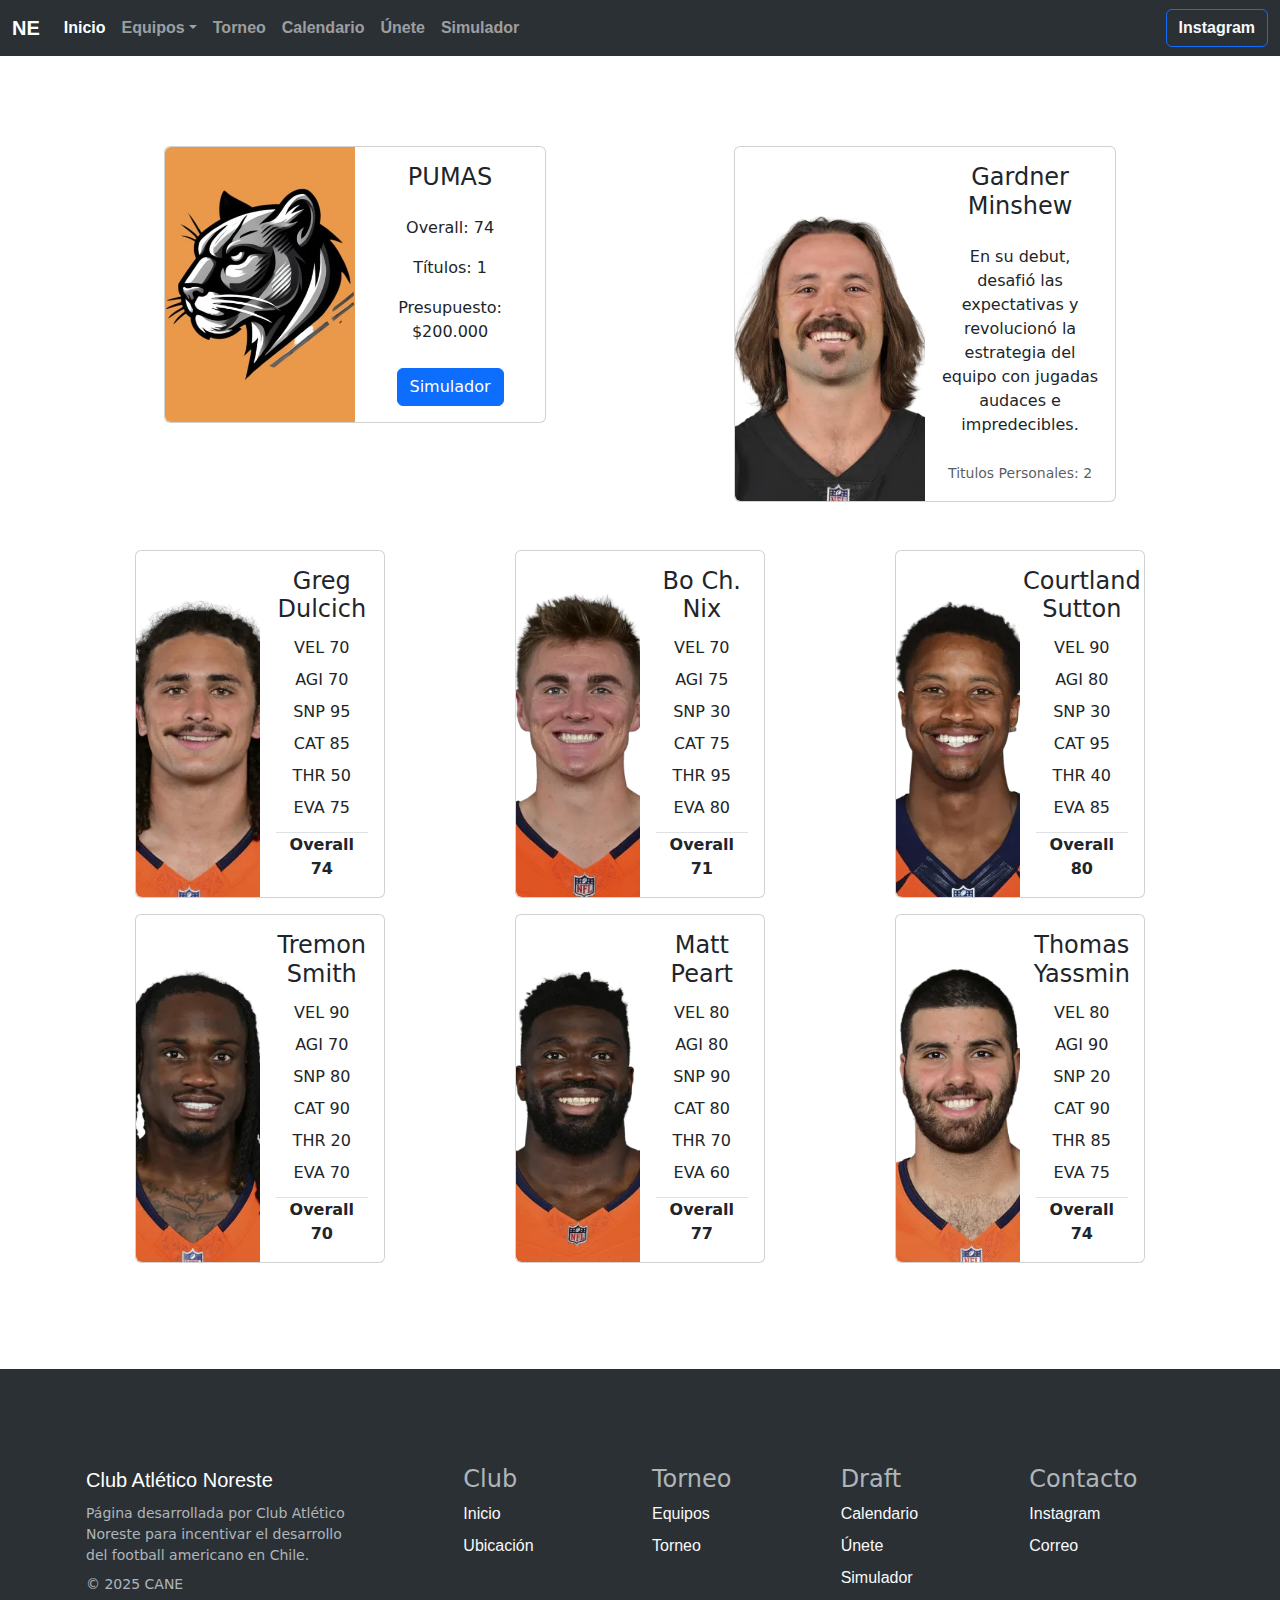
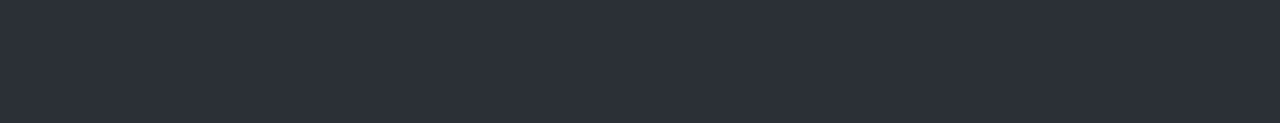
<file: pages/pumas.html>
<!DOCTYPE html>
<html lang="es">
<head>
    <meta charset="UTF-8">
    <meta name="viewport" content="width=device-width, initial-scale=1.0">
    <link rel="stylesheet" href="../css/style.css">
    <title>Pumas de Noreste | C.A. Noreste</title>
    <meta name="description" content="Conoce al capitán y jugadores del equipo Pumas. Presupuesto, próximos partidos y resultados.">
    <meta name="keywords" content="Pumas, equipo de football americano, jugadores, partidos, resultados, capitán, presupuesto, simulación">
    <link href="https://cdn.jsdelivr.net/npm/bootstrap@5.3.3/dist/css/bootstrap.min.css" rel="stylesheet" integrity="sha384-QWTKZyjpPEjISv5WaRU9OFeRpok6YctnYmDr5pNlyT2bRjXh0JMhjY6hW+ALEwIH" crossorigin="anonymous">
</head>
<body>
    <header>
        <nav class="navbar navbar-expand-lg bg-body-tertiary" data-bs-theme="dark">
            <div class="container-fluid">
                <a class="navbar-brand" href="../index.html">NE</a>
                <button class="navbar-toggler" type="button" data-bs-toggle="collapse" data-bs-target="#navbarSupportedContent" aria-controls="navbarSupportedContent" aria-expanded="false" aria-label="Toggle navigation">
                    <span class="navbar-toggler-icon"></span>
                </button>
                <div class="collapse navbar-collapse" id="navbarSupportedContent">
                    <ul class="navbar-nav me-auto mb-2 mb-lg-0">
                        <li class="nav-item">
                            <a class="nav-link active" aria-current="page" href="../index.html">Inicio</a>
                        </li>
                        <li class="nav-item dropdown">
                            <a class="nav-link dropdown-toggle" href="../pages/equipos.html" role="button" data-bs-toggle="dropdown" aria-expanded="false">Equipos</a>
                            <ul class="dropdown-menu">
                                <li><a class="dropdown-item" href="../pages/halcones.html">Halcones</a></li>
                                <li><a class="dropdown-item" href="../pages/pumas.html">Pumas</a></li>
                                <li><a class="dropdown-item" href="../pages/aguilas.html">Águilas</a></li>
                            </ul>
                        </li>
                        <li class="nav-item">
                            <a class="nav-link" href="../pages/torneo.html">Torneo</a>
                        </li>
                        <li class="nav-item">
                            <a class="nav-link" href="../pages/calendario.html">Calendario</a>
                        </li>
                        <li class="nav-item">
                            <a class="nav-link" href="../pages/unete.html">Únete</a>
                        </li>
                        <li class="nav-item">
                            <a class="nav-link" href="../pages/sim.html">Simulador</a>
                        </li>
                    </ul>
                    <div class="d-flex">
                        <button class="btn btn-outline-primary">
                            <a href="https://instagram.com" target="@clubnoreste" class="link">Instagram</a>
                        </button>
                    </div>
                </div>
            </div>
        </nav> 
    </header>
    <main>
        <div class="container text-center">
            <!--fila equipo-->
            <div class="row">
                <!--card equipo-->
                <div class="col-sm">
                    <div class="card mb-5" style="max-width: 540px;">
                        <div class="row g-0">
                            <div class="col-md-6">
                                <img src="../media/pumas_ne.jpg" class="img-fluid rounded-start h-100" style="object-fit: cover;" alt="Escudo equipo Pumas de Noreste">
                            </div>
                            <div class="col-md-6">
                                <div class="card-body ">
                                    <h1 class="card-title mb-4 fs-4">PUMAS</h1>
                                    <p class="card-text">Overall: 74</p>
                                    <p class="card-text">Títulos: 1</p>
                                    <p class="card-text mb-4">Presupuesto: $200.000</p>
                                    <a href="../pages/sim.html" class="btn btn-primary">Simulador</a>
                                </div>
                            </div>
                        </div>
                    </div>
                </div>
                <!--card capitan-->
                <div class="col-sm">
                    <div class="card mb-5" style="max-width: 540px;">
                        <div class="row g-0">
                            <div class="col-md-6">
                                <img src="../media/jugadores/pumas/gardner_minshew.webp" class="img-fluid rounded-start h-100" style="object-fit: cover;" alt="Capitán: Gardner Minshew">
                            </div>
                            <div class="col-md-6">
                                <div class="card-body">
                                    <h2 class="card-title mb-4 fs-4">Gardner Minshew</h2>
                                    <p class="card-text mb-4">En su debut, desafió las expectativas y revolucionó la estrategia del equipo con jugadas audaces e impredecibles.</p>
                                    <p class="card-text"><small class="text-body-secondary">Titulos Personales: 2</small></p>
                                </div>
                            </div>
                        </div>
                    </div>
                </div>
            </div>
            <!--primera fila de jugadores-->
            <div class="row">
                <!--card jugador 1-->
                <div class="col-sm">
                    <div class="card mb-3" style="max-width: 540px;">
                        <div class="row g-0">
                            <div class="col-md-6">
                                <img src="../media/jugadores/pumas/greg_dulcich.webp" class="img-fluid rounded-start h-100" style="object-fit: cover;" alt="Jugador: Greg Dulcich">
                            </div>
                            <div class="col-md-6">
                                <div class="card-body">
                                    <h3 class="card-title mb-3 fs-4">Greg Dulcich</h3>
                                    <div class="container text-center border-bottom">
                                        <div class="row align-items-start">
                                            <div class="col">
                                                <p class="lh-1">VEL 70</p>
                                            </div>
                                            <div class="col">
                                                <p class="lh-1">AGI 70</p>
                                            </div>
                                        </div>
                                        <div class="row align-items-start">
                                            <div class="col">
                                                <p class="lh-1">SNP 95</p>
                                            </div>
                                            <div class="col">
                                                <p class="lh-1">CAT 85</p>
                                            </div>
                                        </div>
                                        <div class="row align-items-start">
                                            <div class="col">
                                                <p class="lh-1">THR 50</p>
                                            </div>
                                            <div class="col">
                                                <p class="lh-1">EVA 75</p>
                                            </div>
                                        </div>
                                    </div>
                                    <p class="card-text fw-bold">Overall 74</p>
                                </div>
                            </div>
                        </div>
                    </div>
                </div>
                <!--card jugador 2-->
                <div class="col-sm">
                    <div class="card mb-3" style="max-width: 540px;">
                        <div class="row g-0">
                            <div class="col-md-6">
                                <img src="../media/jugadores/pumas/bo_nix.webp" class="img-fluid rounded-start h-100" style="object-fit: cover;" alt="Jugador: Bo Ch. Nix">
                            </div>
                            <div class="col-md-6">
                                <div class="card-body">
                                    <h3 class="card-title mb-3 fs-4">Bo Ch. Nix</h3>
                                    <div class="container text-center border-bottom">
                                        <div class="row align-items-start">
                                            <div class="col">
                                                <p class="lh-1">VEL 70</p>
                                            </div>
                                            <div class="col">
                                                <p class="lh-1">AGI 75</p>
                                            </div>
                                        </div>
                                        <div class="row align-items-start">
                                            <div class="col">
                                                <p class="lh-1">SNP 30</p>
                                            </div>
                                            <div class="col">
                                                <p class="lh-1">CAT 75</p>
                                            </div>
                                        </div>
                                        <div class="row align-items-start">
                                            <div class="col">
                                                <p class="lh-1">THR 95</p>
                                            </div>
                                            <div class="col">
                                                <p class="lh-1">EVA 80</p>
                                            </div>
                                        </div>
                                    </div>
                                    <p class="card-text fw-bold">Overall 71</p>
                                </div>
                            </div>
                        </div>
                    </div>
                </div>
                <!--card jugador 3-->
                <div class="col-sm">
                    <div class="card mb-3" style="max-width: 540px;">
                        <div class="row g-0">
                            <div class="col-md-6">
                                <img src="../media/jugadores/pumas/courtland_sutton.webp" class="img-fluid rounded-start h-100" style="object-fit: cover;" alt="Jugador: Courtland Sutton">
                            </div>
                            <div class="col-md-6">
                                <div class="card-body">
                                    <h3 class="card-title mb-3 fs-4">Courtland Sutton</h3>
                                    <div class="container text-center border-bottom">
                                        <div class="row align-items-start">
                                            <div class="col">
                                                <p class="lh-1">VEL 90</p>
                                            </div>
                                            <div class="col">
                                                <p class="lh-1">AGI 80</p>
                                            </div>
                                        </div>
                                        <div class="row align-items-start">
                                            <div class="col">
                                                <p class="lh-1">SNP 30</p>
                                            </div>
                                            <div class="col">
                                                <p class="lh-1">CAT 95</p>
                                            </div>
                                        </div>
                                        <div class="row align-items-start">
                                            <div class="col">
                                                <p class="lh-1">THR 40</p>
                                            </div>
                                            <div class="col">
                                                <p class="lh-1">EVA 85</p>
                                            </div>
                                        </div>
                                    </div>
                                    <p class="card-text fw-bold">Overall 80</p>
                                </div>
                            </div>
                        </div>
                    </div>
                </div>
            </div>
            <!--segunda fila de jugadores-->
            <div class="row">
                <!--card jugador 4-->
                <div class="col-sm">
                    <div class="card mb-3" style="max-width: 540px;">
                        <div class="row g-0">
                            <div class="col-md-6">
                                <img src="../media/jugadores/pumas/tremon_smith.webp" class="img-fluid rounded-start h-100" style="object-fit: cover;" alt="Jugador: Tremon Smith">
                            </div>
                            <div class="col-md-6">
                                <div class="card-body">
                                    <h3 class="card-title mb-3 fs-4">Tremon Smith</h3>
                                    <div class="container text-center border-bottom">
                                        <div class="row align-items-start">
                                            <div class="col">
                                                <p class="lh-1">VEL 90</p>
                                            </div>
                                            <div class="col">
                                                <p class="lh-1">AGI 70</p>
                                            </div>
                                        </div>
                                        <div class="row align-items-start">
                                            <div class="col">
                                                <p class="lh-1">SNP 80</p>
                                            </div>
                                            <div class="col">
                                                <p class="lh-1">CAT 90</p>
                                            </div>
                                        </div>
                                        <div class="row align-items-start">
                                            <div class="col">
                                                <p class="lh-1">THR 20</p>
                                            </div>
                                            <div class="col">
                                                <p class="lh-1">EVA 70</p>
                                            </div>
                                        </div>
                                    </div>
                                    <p class="card-text fw-bold">Overall 70</p>
                                </div>
                            </div>
                        </div>
                    </div>
                </div>
                <!--card jugador 5-->
                <div class="col-sm">
                    <div class="card mb-3" style="max-width: 540px;">
                        <div class="row g-0">
                            <div class="col-md-6">
                                <img src="../media/jugadores/pumas/matt_peart.webp" class="img-fluid rounded-start h-100" style="object-fit: cover;" alt="Jugador: Matt Peart">
                            </div>
                            <div class="col-md-6">
                                <div class="card-body">
                                    <h3 class="card-title mb-3 fs-4">Matt Peart</h3>
                                    <div class="container text-center border-bottom">
                                        <div class="row align-items-start">
                                            <div class="col">
                                                <p class="lh-1">VEL 80</p>
                                            </div>
                                            <div class="col">
                                                <p class="lh-1">AGI 80</p>
                                            </div>
                                        </div>
                                        <div class="row align-items-start">
                                            <div class="col">
                                                <p class="lh-1">SNP 90</p>
                                            </div>
                                            <div class="col">
                                                <p class="lh-1">CAT 80</p>
                                            </div>
                                        </div>
                                        <div class="row align-items-start">
                                            <div class="col">
                                                <p class="lh-1">THR 70</p>
                                            </div>
                                            <div class="col">
                                                <p class="lh-1">EVA 60</p>
                                            </div>
                                        </div>
                                    </div>
                                    <p class="card-text fw-bold">Overall 77</p>
                                </div>
                            </div>
                        </div>
                    </div>
                </div>
                <!--card jugador 6-->
                <div class="col-sm">
                    <div class="card mb-3" style="max-width: 540px;">
                        <div class="row g-0">
                            <div class="col-md-6">
                                <img src="../media/jugadores/pumas/thomas_yassmin.webp" class="img-fluid rounded-start h-100" style="object-fit: cover;" alt="Jugador: Thomas Yassmin">
                            </div>
                            <div class="col-md-6">
                                <div class="card-body">
                                    <h3 class="card-title mb-3 fs-4">Thomas Yassmin</h3>
                                    <div class="container text-center border-bottom">
                                        <div class="row align-items-start">
                                            <div class="col">
                                                <p class="lh-1">VEL 80</p>
                                            </div>
                                            <div class="col">
                                                <p class="lh-1">AGI 90</p>
                                            </div>
                                        </div>
                                        <div class="row align-items-start">
                                            <div class="col">
                                                <p class="lh-1">SNP 20</p>
                                            </div>
                                            <div class="col">
                                                <p class="lh-1">CAT 90</p>
                                            </div>
                                        </div>
                                        <div class="row align-items-start">
                                            <div class="col">
                                                <p class="lh-1">THR 85</p>
                                            </div>
                                            <div class="col">
                                                <p class="lh-1">EVA 75</p>
                                            </div>
                                        </div>
                                    </div>
                                    <p class="card-text fw-bold">Overall 74</p>
                                </div>
                            </div>
                        </div>
                    </div>
                </div>
            </div>
        </div>
    </main>
    <footer class="bd-footer py-4 py-md-5 mt-5 bg-body-tertiary" data-bs-theme="dark">
        <div class="container py-4 py-md-5 px-4 px-md-3 text-body-secondary">
            <div class="row">
                <div class="col-lg-3 mb-3">
                    <a class="d-inline-flex align-items-center mb-2 text-body-emphasis text-decoration-none" href="../index.html">
                        <span class="fs-5">Club Atlético Noreste</span>
                    </a>
                    <ul class="list-unstyled small">
                        <li class="mb-2">Página desarrollada por Club Atlético Noreste para incentivar el desarrollo del football americano en Chile.</li>
                        <li class="mb-2">© 2025 CANE</li>
                    </ul>
                </div>
                <div class="col-6 col-lg-2 offset-lg-1 mb-3">
                    <h4>Club</h4>
                    <ul class="list-unstyled">
                        <li class="mb-2"><a href="../index.html">Inicio</a></li>
                        <li class="mb-2"><a href="../pages/unete.html">Ubicación</a></li>
                    </ul>
                </div>
                <div class="col-6 col-lg-2 mb-3">
                    <h4>Torneo</h4>
                    <ul class="list-unstyled">
                        <li class="mb-2"><a href="../pages/equipos.html">Equipos</a></li>
                        <li class="mb-2"><a href="../pages/torneo.html">Torneo</a></li>
                    </ul>
                </div>
                <div class="col-6 col-lg-2 mb-3">
                    <h4>Draft</h4>
                    <ul class="list-unstyled">
                        <li class="mb-2"><a href="../pages/calendario.html">Calendario</a></li>
                        <li class="mb-2"><a href="../pages/unete.html">Únete</a></li>
                        <li class="mb-2"><a href="../pages/sim.html">Simulador</a></li>
                    </ul>
                </div>
                <div class="col-6 col-lg-2 mb-3">
                    <h4>Contacto</h4>
                    <ul class="list-unstyled">
                        <li class="mb-2"><a href="https://instagram.com" target="@clubnoreste">Instagram</a></li>
                        <li class="mb-2"><a href="mailto:clubatleticonoreste@gmail.com">Correo</a></li>
                    </ul>
                </div>
            </div>
        </div>
    </footer>
    <script src="https://cdn.jsdelivr.net/npm/bootstrap@5.3.3/dist/js/bootstrap.bundle.min.js" integrity="sha384-YvpcrYf0tY3lHB60NNkmXc5s9fDVZLESaAA55NDzOxhy9GkcIdslK1eN7N6jIeHz" crossorigin="anonymous"></script>
</body>
</html>
</file>
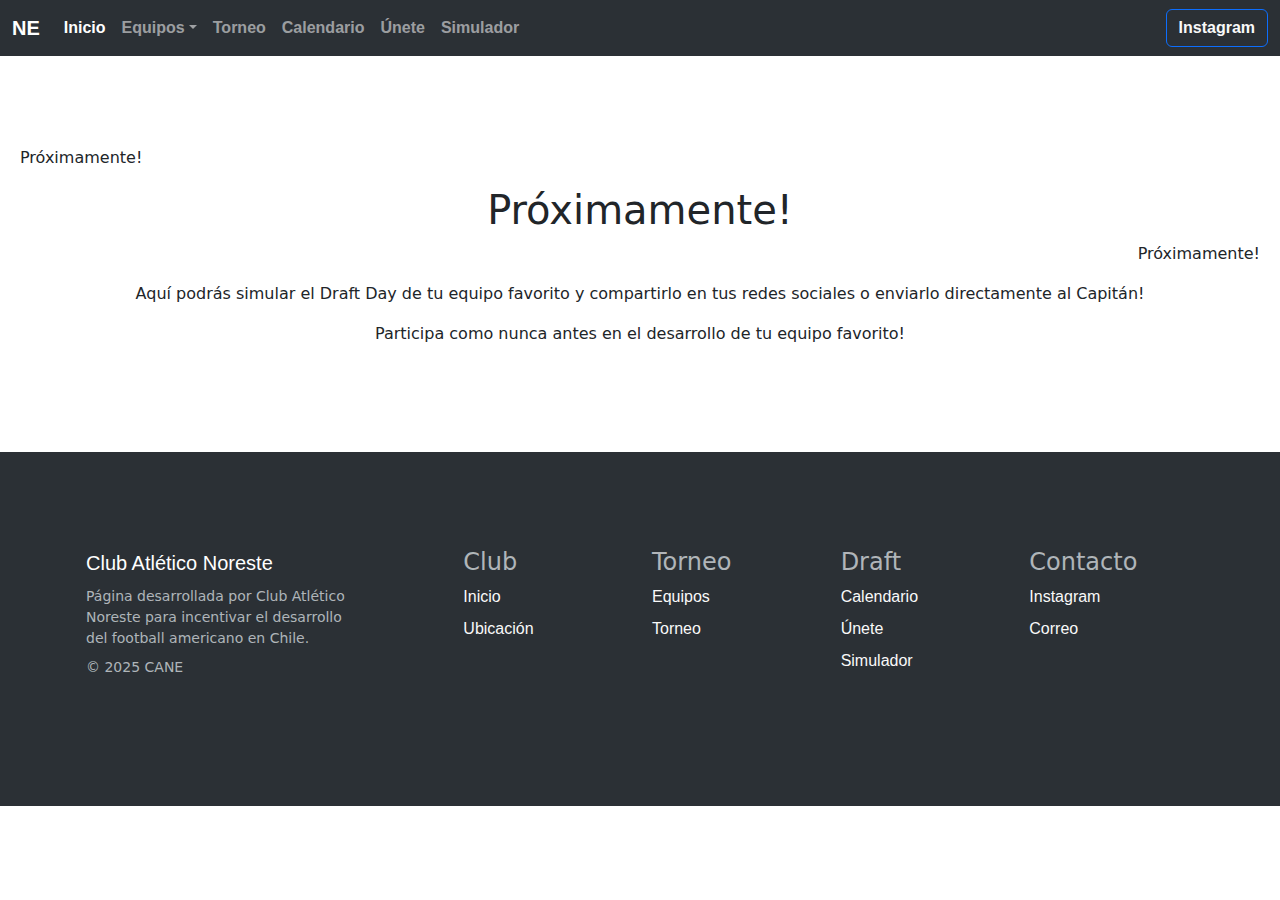
<file: pages/sim.html>
<!DOCTYPE html> <!--Hola Profe, esta página es para el curso de JavaScript. Acá podrás simular la creación de un equipo según los prospectos del Draft-->
<html lang="es">
<head>
    <meta charset="UTF-8">
    <meta name="viewport" content="width=device-width, initial-scale=1.0">
    <link rel="stylesheet" href="../css/style.css">
    <title>Simulador de Equipos | C.A. Noreste</title>
    <meta name="description" content="Crea tu equipo de football americano con jugadores del draft y compártelo en redes sociales.">
    <meta name="keywords" content="simulador de equipos, football americano, draft, crear equipo, compartir">
    <link href="https://cdn.jsdelivr.net/npm/bootstrap@5.3.3/dist/css/bootstrap.min.css" rel="stylesheet" integrity="sha384-QWTKZyjpPEjISv5WaRU9OFeRpok6YctnYmDr5pNlyT2bRjXh0JMhjY6hW+ALEwIH" crossorigin="anonymous">
</head>
<body>
    <header>
        <nav class="navbar navbar-expand-lg bg-body-tertiary" data-bs-theme="dark">
            <div class="container-fluid">
                <a class="navbar-brand" href="../index.html">NE</a>
                <button class="navbar-toggler" type="button" data-bs-toggle="collapse" data-bs-target="#navbarSupportedContent" aria-controls="navbarSupportedContent" aria-expanded="false" aria-label="Toggle navigation">
                    <span class="navbar-toggler-icon"></span>
                </button>
                <div class="collapse navbar-collapse" id="navbarSupportedContent">
                    <ul class="navbar-nav me-auto mb-2 mb-lg-0">
                        <li class="nav-item">
                            <a class="nav-link active" aria-current="page" href="../index.html">Inicio</a>
                        </li>
                        <li class="nav-item dropdown">
                            <a class="nav-link dropdown-toggle" href="../pages/equipos.html" role="button" data-bs-toggle="dropdown" aria-expanded="false">Equipos</a>
                            <ul class="dropdown-menu">
                                <li><a class="dropdown-item" href="../pages/halcones.html">Halcones</a></li>
                                <li><a class="dropdown-item" href="../pages/pumas.html">Pumas</a></li>
                                <li><a class="dropdown-item" href="../pages/aguilas.html">Águilas</a></li>
                            </ul>
                        </li>
                        <li class="nav-item">
                            <a class="nav-link" href="../pages/torneo.html">Torneo</a>
                        </li>
                        <li class="nav-item">
                            <a class="nav-link" href="../pages/calendario.html">Calendario</a>
                        </li>
                        <li class="nav-item">
                            <a class="nav-link" href="../pages/unete.html">Únete</a>
                        </li>
                        <li class="nav-item">
                            <a class="nav-link" href="../pages/sim.html">Simulador</a>
                        </li>
                    </ul>
                    <div class="d-flex">
                        <button class="btn btn-outline-primary">
                            <a href="https://instagram.com" target="@clubnoreste" class="link">Instagram</a>
                        </button>
                    </div>
                </div>
            </div>
        </nav> 
    </header>
    <main>
        <p class="text-start">Próximamente!</p>
        <h1 class="text-center">Próximamente!</h1>
        <p class="text-end">Próximamente!</p>
        <p class="text-center">Aquí podrás simular el Draft Day de tu equipo favorito y compartirlo en tus redes sociales o enviarlo directamente al Capitán!</p>
        <p class="text-center">Participa como nunca antes en el desarrollo de tu equipo favorito!</p>
    </main>
    <footer class="bd-footer py-4 py-md-5 mt-5 bg-body-tertiary" data-bs-theme="dark">
        <div class="container py-4 py-md-5 px-4 px-md-3 text-body-secondary">
            <div class="row">
                <div class="col-lg-3 mb-3">
                    <a class="d-inline-flex align-items-center mb-2 text-body-emphasis text-decoration-none" href="../index.html">
                        <span class="fs-5">Club Atlético Noreste</span>
                    </a>
                    <ul class="list-unstyled small">
                        <li class="mb-2">Página desarrollada por Club Atlético Noreste para incentivar el desarrollo del football americano en Chile.</li>
                        <li class="mb-2">© 2025 CANE</li>
                    </ul>
                </div>
                <div class="col-6 col-lg-2 offset-lg-1 mb-3">
                    <h4>Club</h4>
                    <ul class="list-unstyled">
                        <li class="mb-2"><a href="../index.html">Inicio</a></li>
                        <li class="mb-2"><a href="../pages/unete.html">Ubicación</a></li>
                    </ul>
                </div>
                <div class="col-6 col-lg-2 mb-3">
                    <h4>Torneo</h4>
                    <ul class="list-unstyled">
                        <li class="mb-2"><a href="../pages/equipos.html">Equipos</a></li>
                        <li class="mb-2"><a href="../pages/torneo.html">Torneo</a></li>
                    </ul>
                </div>
                <div class="col-6 col-lg-2 mb-3">
                    <h4>Draft</h4>
                    <ul class="list-unstyled">
                        <li class="mb-2"><a href="../pages/calendario.html">Calendario</a></li>
                        <li class="mb-2"><a href="../pages/unete.html">Únete</a></li>
                        <li class="mb-2"><a href="../pages/sim.html">Simulador</a></li>
                    </ul>
                </div>
                <div class="col-6 col-lg-2 mb-3">
                    <h4>Contacto</h4>
                    <ul class="list-unstyled">
                        <li class="mb-2"><a href="https://instagram.com" target="@clubnoreste">Instagram</a></li>
                        <li class="mb-2"><a href="mailto:clubatleticonoreste@gmail.com">Correo</a></li>
                    </ul>
                </div>
            </div>
        </div>
    </footer>
    <script src="https://cdn.jsdelivr.net/npm/bootstrap@5.3.3/dist/js/bootstrap.bundle.min.js" integrity="sha384-YvpcrYf0tY3lHB60NNkmXc5s9fDVZLESaAA55NDzOxhy9GkcIdslK1eN7N6jIeHz" crossorigin="anonymous"></script>
</body>
</html>
</file>
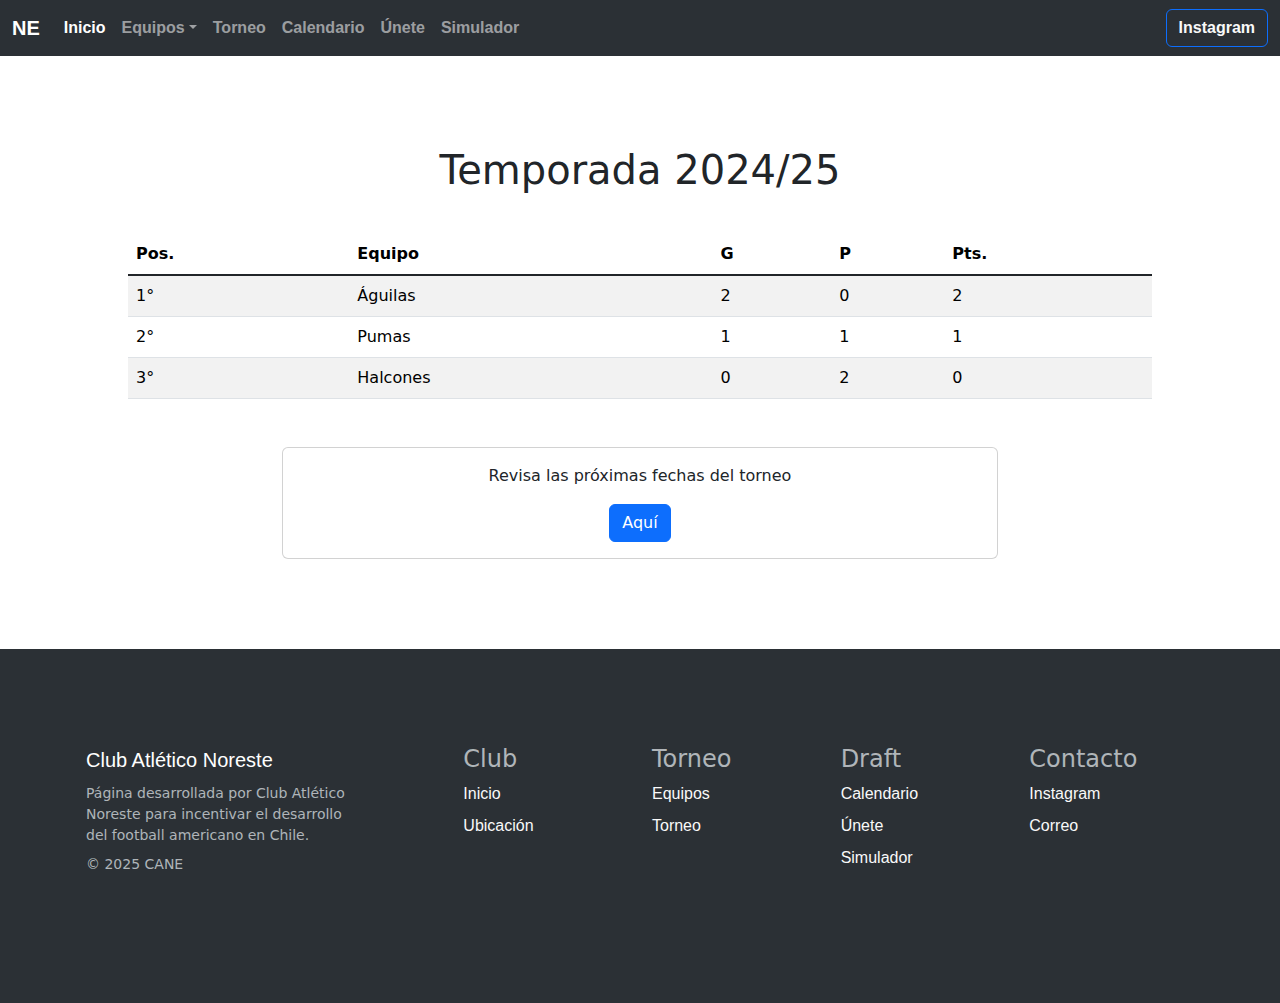
<file: pages/torneo.html>
<!DOCTYPE html>
<html lang="es">
<head>
    <meta charset="UTF-8">
    <meta name="viewport" content="width=device-width, initial-scale=1.0">
    <link rel="stylesheet" href="../css/style.css">
    <title>Tabla de Posiciones | C.A. Noreste</title>
    <meta name="description" content="Consulta la tabla de posiciones del torneo de football americano Noreste. Resultados actualizados y estadísticas.">
    <meta name="keywords" content="torneo de football americano, tabla de posiciones, estadísticas, resultados">
    <link href="https://cdn.jsdelivr.net/npm/bootstrap@5.3.3/dist/css/bootstrap.min.css" rel="stylesheet" integrity="sha384-QWTKZyjpPEjISv5WaRU9OFeRpok6YctnYmDr5pNlyT2bRjXh0JMhjY6hW+ALEwIH" crossorigin="anonymous">
</head>
<body>
    <header>
        <nav class="navbar navbar-expand-lg bg-body-tertiary" data-bs-theme="dark">
            <div class="container-fluid">
                <a class="navbar-brand" href="../index.html">NE</a>
                <button class="navbar-toggler" type="button" data-bs-toggle="collapse" data-bs-target="#navbarSupportedContent" aria-controls="navbarSupportedContent" aria-expanded="false" aria-label="Toggle navigation">
                    <span class="navbar-toggler-icon"></span>
                </button>
                <div class="collapse navbar-collapse" id="navbarSupportedContent">
                    <ul class="navbar-nav me-auto mb-2 mb-lg-0">
                        <li class="nav-item">
                            <a class="nav-link active" aria-current="page" href="../index.html">Inicio</a>
                        </li>
                        <li class="nav-item dropdown">
                            <a class="nav-link dropdown-toggle" href="../pages/equipos.html" role="button" data-bs-toggle="dropdown" aria-expanded="false">Equipos</a>
                            <ul class="dropdown-menu">
                                <li><a class="dropdown-item" href="../pages/halcones.html">Halcones</a></li>
                                <li><a class="dropdown-item" href="../pages/pumas.html">Pumas</a></li>
                                <li><a class="dropdown-item" href="../pages/aguilas.html">Águilas</a></li>
                            </ul>
                        </li>
                        <li class="nav-item">
                            <a class="nav-link" href="../pages/torneo.html">Torneo</a>
                        </li>
                        <li class="nav-item">
                            <a class="nav-link" href="../pages/calendario.html">Calendario</a>
                        </li>
                        <li class="nav-item">
                            <a class="nav-link" href="../pages/unete.html">Únete</a>
                        </li>
                        <li class="nav-item">
                            <a class="nav-link" href="../pages/sim.html">Simulador</a>
                        </li>
                    </ul>
                    <div class="d-flex">
                        <button class="btn btn-outline-primary">
                            <a href="https://instagram.com" target="@clubnoreste" class="link">Instagram</a>
                        </button>
                    </div>
                </div>
            </div>
        </nav> 
    </header>
    <main class="tabla_main">
        <h1 class="torneo">Temporada 2024/25</h1>
        <div class="table-responsive">
            <table class="table table-striped table-hover mb-5">
                <thead>
                    <tr>
                        <th>Pos.</th>
                        <th>Equipo</th>
                        <th>G</th>
                        <th>P</th>
                        <th>Pts.</th>
                    </tr>
                </thead>
                <tbody class="table-group-divider">
                    <tr>
                        <td>1°</td>
                        <td>Águilas</td>
                        <td>2</td>
                        <td>0</td>
                        <td>2</td>
                    </tr>
                    <tr>
                        <td>2°</td>
                        <td>Pumas</td>
                        <td>1</td>
                        <td>1</td>
                        <td>1</td>
                    </tr>
                    <tr>
                        <td>3°</td>
                        <td>Halcones</td>
                        <td>0</td>
                        <td>2</td>
                        <td>0</td>
                    </tr>    
                </tbody>
            </table>
        </div>
        <div class="card text-center">
            <div class="card-body">
              <p class="card-text">Revisa las próximas fechas del torneo</p>
              <a href="../pages/calendario.html" class="btn btn-primary">Aquí</a>
            </div>
        </div>
    </main>
    <footer class="bd-footer py-4 py-md-5 mt-5 bg-body-tertiary" data-bs-theme="dark">
        <div class="container py-4 py-md-5 px-4 px-md-3 text-body-secondary">
            <div class="row">
                <div class="col-lg-3 mb-3">
                    <a class="d-inline-flex align-items-center mb-2 text-body-emphasis text-decoration-none" href="../index.html">
                        <span class="fs-5">Club Atlético Noreste</span>
                    </a>
                    <ul class="list-unstyled small">
                        <li class="mb-2">Página desarrollada por Club Atlético Noreste para incentivar el desarrollo del football americano en Chile.</li>
                        <li class="mb-2">© 2025 CANE</li>
                    </ul>
                </div>
                <div class="col-6 col-lg-2 offset-lg-1 mb-3">
                    <h4>Club</h4>
                    <ul class="list-unstyled">
                        <li class="mb-2"><a href="../index.html">Inicio</a></li>
                        <li class="mb-2"><a href="../pages/unete.html">Ubicación</a></li>
                    </ul>
                </div>
                <div class="col-6 col-lg-2 mb-3">
                    <h4>Torneo</h4>
                    <ul class="list-unstyled">
                        <li class="mb-2"><a href="../pages/equipos.html">Equipos</a></li>
                        <li class="mb-2"><a href="../pages/torneo.html">Torneo</a></li>
                    </ul>
                </div>
                <div class="col-6 col-lg-2 mb-3">
                    <h4>Draft</h4>
                    <ul class="list-unstyled">
                        <li class="mb-2"><a href="../pages/calendario.html">Calendario</a></li>
                        <li class="mb-2"><a href="../pages/unete.html">Únete</a></li>
                        <li class="mb-2"><a href="../pages/sim.html">Simulador</a></li>
                    </ul>
                </div>
                <div class="col-6 col-lg-2 mb-3">
                    <h4>Contacto</h4>
                    <ul class="list-unstyled">
                        <li class="mb-2"><a href="https://instagram.com" target="@clubnoreste">Instagram</a></li>
                        <li class="mb-2"><a href="mailto:clubatleticonoreste@gmail.com">Correo</a></li>
                    </ul>
                </div>
            </div>
        </div>
    </footer>
    <script src="https://cdn.jsdelivr.net/npm/bootstrap@5.3.3/dist/js/bootstrap.bundle.min.js" integrity="sha384-YvpcrYf0tY3lHB60NNkmXc5s9fDVZLESaAA55NDzOxhy9GkcIdslK1eN7N6jIeHz" crossorigin="anonymous"></script>
</body>
</html>
</file>
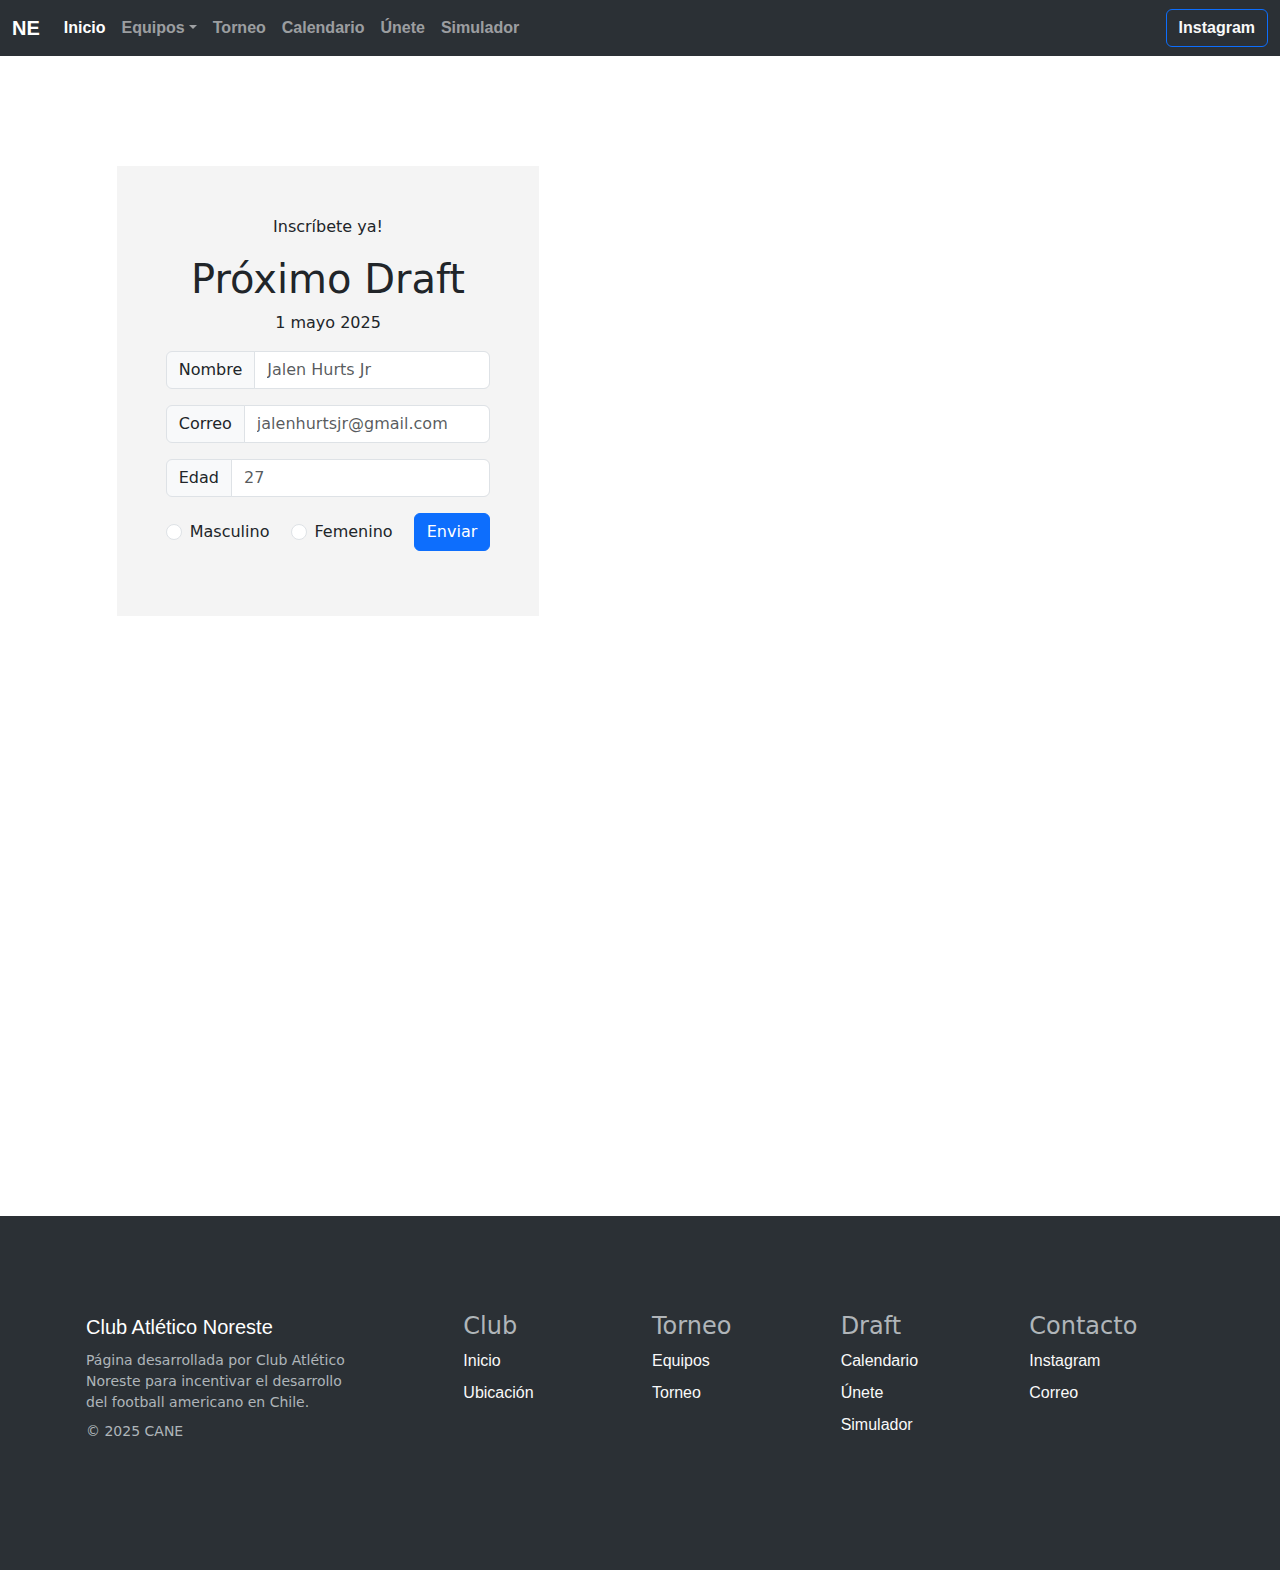
<file: pages/unete.html>
<!DOCTYPE html>
<html lang="es">
<head>
    <meta charset="UTF-8">
    <meta name="viewport" content="width=device-width, initial-scale=1.0">
    <link rel="stylesheet" href="../css/style.css">
    <title>Únete al Draft Day | C.A. Noreste</title>
    <meta name="description" content="Inscríbete en el Draft Day y forma parte de un equipo del torneo de football americano más relevante en Chile. ¡No pierdas tu oportunidad!">
    <meta name="keywords" content="draft day, inscripción, football americano, únete al equipo, formar parte">
    <link href="https://cdn.jsdelivr.net/npm/bootstrap@5.3.3/dist/css/bootstrap.min.css" rel="stylesheet" integrity="sha384-QWTKZyjpPEjISv5WaRU9OFeRpok6YctnYmDr5pNlyT2bRjXh0JMhjY6hW+ALEwIH" crossorigin="anonymous">
</head>
<body>
    <header>
        <nav class="navbar navbar-expand-lg bg-body-tertiary" data-bs-theme="dark">
            <div class="container-fluid">
                <a class="navbar-brand" href="../index.html">NE</a>
                <button class="navbar-toggler" type="button" data-bs-toggle="collapse" data-bs-target="#navbarSupportedContent" aria-controls="navbarSupportedContent" aria-expanded="false" aria-label="Toggle navigation">
                    <span class="navbar-toggler-icon"></span>
                </button>
                <div class="collapse navbar-collapse" id="navbarSupportedContent">
                    <ul class="navbar-nav me-auto mb-2 mb-lg-0">
                        <li class="nav-item">
                            <a class="nav-link active" aria-current="page" href="../index.html">Inicio</a>
                        </li>
                        <li class="nav-item dropdown">
                            <a class="nav-link dropdown-toggle" href="../pages/equipos.html" role="button" data-bs-toggle="dropdown" aria-expanded="false">Equipos</a>
                            <ul class="dropdown-menu">
                                <li><a class="dropdown-item" href="../pages/halcones.html">Halcones</a></li>
                                <li><a class="dropdown-item" href="../pages/pumas.html">Pumas</a></li>
                                <li><a class="dropdown-item" href="../pages/aguilas.html">Águilas</a></li>
                            </ul>
                        </li>
                        <li class="nav-item">
                            <a class="nav-link" href="../pages/torneo.html">Torneo</a>
                        </li>
                        <li class="nav-item">
                            <a class="nav-link" href="../pages/calendario.html">Calendario</a>
                        </li>
                        <li class="nav-item">
                            <a class="nav-link" href="../pages/unete.html">Únete</a>
                        </li>
                        <li class="nav-item">
                            <a class="nav-link" href="../pages/sim.html">Simulador</a>
                        </li>
                    </ul>
                    <div class="d-flex">
                        <button class="btn btn-outline-primary">
                            <a href="https://instagram.com" target="@clubnoreste" class="link">Instagram</a>
                        </button>
                    </div>
                </div>
            </div>
        </nav> 
    </header>
    <main class="main_unete">
        <section class="section_unete">
            <div class="container text-center">
                <div class="row">
                    <div class="col">
                        <article class="contenedor_form">
                            <div class="texto_unete">
                                <p>Inscríbete ya!</p>
                                <h1>Próximo Draft</h1>
                                <p>1 mayo 2025</p>
                            </div>
                            <form action="/submit" method="post">
                                <div class="input-group mb-3">
                                    <span class="input-group-text" id="basic-addon1">Nombre</span>
                                    <input type="text" class="form-control" placeholder="Jalen Hurts Jr" aria-label="Username" aria-describedby="basic-addon1">
                                </div>
                                <div class="input-group mb-3">
                                    <span class="input-group-text" id="basic-addon1">Correo</span>
                                    <input type="text" class="form-control" placeholder="jalenhurtsjr@gmail.com" aria-label="Username" aria-describedby="basic-addon1">
                                </div>
                                <div class="input-group mb-3">
                                    <span class="input-group-text" id="basic-addon1">Edad</span>
                                    <input type="text" class="form-control" placeholder="27" aria-label="Username" aria-describedby="basic-addon1">
                                </div>
                                <div class="form-check form-check-inline">
                                    <input class="form-check-input" type="radio" name="inlineRadioOptions" id="inlineRadio1" value="option1">
                                    <label class="form-check-label" for="inlineRadio1">Masculino</label>
                                </div>
                                <div class="form-check form-check-inline">
                                    <input class="form-check-input" type="radio" name="inlineRadioOptions" id="inlineRadio2" value="option2">
                                    <label class="form-check-label" for="inlineRadio2">Femenino</label>
                                </div>
                                <button type="button" class="btn btn-primary">Enviar</button> 
                            </form>
                        </article>
                    </div>
                    <div class="col">
                        <iframe src="https://www.google.com/maps/embed?pb=!1m18!1m12!1m3!1d3331.345876523261!2d-70.5951658!3d-33.3881395!2m3!1f0!2f0!3f0!3m2!1i1024!2i768!4f13.1!3m3!1m2!1s0x9662c8c981187695%3A0x13bb061f1329a538!2sCostanera%20Sur%20S.J.E.%20de%20Balaguer%205000%2C%20Vitacura%2C%20Regi%C3%B3n%20Metropolitana!5e0!3m2!1ses!2scl!4v1733320278729!5m2!1ses!2scl" width="600" height="450" style="border:0;" allowfullscreen="" loading="lazy" referrerpolicy="no-referrer-when-downgrade"></iframe>
                    </div>
                </div>
            </div>
        </section>
    </main>
    <footer class="bd-footer py-4 py-md-5 mt-5 bg-body-tertiary" data-bs-theme="dark">
        <div class="container py-4 py-md-5 px-4 px-md-3 text-body-secondary">
            <div class="row">
                <div class="col-lg-3 mb-3">
                    <a class="d-inline-flex align-items-center mb-2 text-body-emphasis text-decoration-none" href="../index.html">
                        <span class="fs-5">Club Atlético Noreste</span>
                    </a>
                    <ul class="list-unstyled small">
                        <li class="mb-2">Página desarrollada por Club Atlético Noreste para incentivar el desarrollo del football americano en Chile.</li>
                        <li class="mb-2">© 2025 CANE</li>
                    </ul>
                </div>
                <div class="col-6 col-lg-2 offset-lg-1 mb-3">
                    <h4>Club</h4>
                    <ul class="list-unstyled">
                        <li class="mb-2"><a href="../index.html">Inicio</a></li>
                        <li class="mb-2"><a href="../pages/unete.html">Ubicación</a></li>
                    </ul>
                </div>
                <div class="col-6 col-lg-2 mb-3">
                    <h4>Torneo</h4>
                    <ul class="list-unstyled">
                        <li class="mb-2"><a href="../pages/equipos.html">Equipos</a></li>
                        <li class="mb-2"><a href="../pages/torneo.html">Torneo</a></li>
                    </ul>
                </div>
                <div class="col-6 col-lg-2 mb-3">
                    <h4>Draft</h4>
                    <ul class="list-unstyled">
                        <li class="mb-2"><a href="../pages/calendario.html">Calendario</a></li>
                        <li class="mb-2"><a href="../pages/unete.html">Únete</a></li>
                        <li class="mb-2"><a href="../pages/sim.html">Simulador</a></li>
                    </ul>
                </div>
                <div class="col-6 col-lg-2 mb-3">
                    <h4>Contacto</h4>
                    <ul class="list-unstyled">
                        <li class="mb-2"><a href="https://instagram.com" target="@clubnoreste">Instagram</a></li>
                        <li class="mb-2"><a href="mailto:clubatleticonoreste@gmail.com">Correo</a></li>
                    </ul>
                </div>
            </div>
        </div>
    </footer>
    <script src="https://cdn.jsdelivr.net/npm/bootstrap@5.3.3/dist/js/bootstrap.bundle.min.js" integrity="sha384-YvpcrYf0tY3lHB60NNkmXc5s9fDVZLESaAA55NDzOxhy9GkcIdslK1eN7N6jIeHz" crossorigin="anonymous"></script>
</body>
</html>
</file>
<file: css/style.css>
/*imports*/
body {
  margin: 0;
  font-family: Arial, sans-serif;
}

a {
  font-family: Arial, sans-serif;
}

/* Base para main y sections */
main {
  margin-top: 70px;
  margin-bottom: 70px;
  padding: 20px;
}

section {
  height: 100vh;
  padding: 20px;
}

/* Header */
header .container-fluid a {
  font-weight: bold;
}
header .container-fluid .btn a {
  text-decoration: none;
  color: #f9f9f9;
}

/* Footer */
footer .mb-2 a {
  text-decoration: none;
  color: #f9f9f9;
}

/* Index */
.s1_index .contenido {
  position: absolute;
  top: auto;
  margin-top: 14%;
  left: 20%;
  transform: translateY(-50%);
  display: flex;
  flex-direction: column;
  justify-content: center;
  align-items: center;
  color: #f9f9f9;
  z-index: 1;
  text-shadow: 0 2px 4px rgba(0, 0, 0, 0.5);
}
.s1_index .contenido h1 {
  margin: 0 0 20px;
  font-size: 50px;
  font-weight: bold;
  text-align: center;
}
.s1_index .contenido .link {
  text-decoration: none;
  color: #f9f9f9;
  background-color: blue;
  padding: 10px 20px;
  border-radius: 4px;
  font-size: 16px;
  transition: background-color 0.3s;
}
.s1_index .contenido .link:hover {
  background-color: darkblue;
}
.s1_index .imagen_s1_index {
  position: absolute;
  top: 0;
  left: 0;
  width: 100%;
  height: 100%;
  z-index: -1;
  overflow: hidden;
}
.s1_index .imagen_s1_index img {
  width: 100%;
  height: 100%;
  object-fit: cover;
  filter: brightness(70%);
}

.s2_index {
  text-align: center;
  padding: 20px;
  display: flex;
  flex-direction: column;
  align-items: center;
  height: auto;
}
.s2_index h3 {
  font-size: 36px;
}
.s2_index .e1 {
  text-decoration: none;
  color: black;
  font-weight: bold;
  font-size: 36px;
}
.s2_index .articles-container {
  display: flex;
  justify-content: center;
  gap: 20px;
  flex-wrap: wrap;
}
.s2_index .articles-container article {
  text-align: center;
  background-color: #f9f9f9;
  padding: 90px;
  border-radius: 8px;
  box-shadow: 0px 2px 4px rgba(0, 0, 0, 0.1);
}
.s2_index .articles-container article img {
  width: 150px;
  height: auto;
  border-radius: 8px;
  margin-bottom: 10px;
}
.s2_index .articles-container article h4 {
  margin: 0;
  font-size: 20px;
}

.card.mb-3 {
  display: flex;
  align-items: center;
}
.card.mb-3 #card2 {
  flex-direction: row-reverse;
}

.col-md-4 {
  padding: 10%;
}
.col-md-4 img {
  border: 1px solid rgb(26, 25, 25);
}

.card-body {
  display: flex;
  flex-direction: column;
  align-items: center;
}

/* Torneo */
.tabla_main .torneo {
  display: flex;
  justify-content: center;
  margin-bottom: 40px;
}

/* Calendario */
.calendario {
  display: flex;
  justify-content: center;
  margin-bottom: 40px;
}

/* Unete */
.main_unete {
  margin-bottom: 150px;
}
.main_unete .col {
  display: flex;
  justify-content: center;
}
.main_unete .col .contenedor_form {
  background-color: rgba(149, 149, 149, 0.105);
  padding: 10%;
}
.main_unete iframe {
  padding: 15%;
}

/* Media query para desktop */
@media (min-width: 1024px) {
  .tabla_main {
    padding-left: 10%;
    padding-right: 10%;
  }
  .card {
    margin-left: 15%;
    margin-right: 15%;
  }
}
@media (max-width: 768px) {
  .s1_index .contenido {
    position: absolute;
    top: auto;
    margin-top: 14%;
    right: 20%;
    transform: translateY(-50%);
    display: flex;
    flex-direction: column;
    justify-content: center;
    align-items: center;
    color: #f9f9f9;
    z-index: 1;
    text-shadow: 0 2px 4px rgba(0, 0, 0, 0.5);
  }
  .s1_index .contenido h1 {
    margin: 0 0 20px;
    font-size: 50px;
    font-weight: bold;
    text-align: center;
  }
  .s1_index .contenido .link {
    text-decoration: none;
    color: #f9f9f9;
    background-color: blue;
    padding: 10px 20px;
    border-radius: 4px;
    font-size: 16px;
    transition: background-color 0.3s;
  }
  .s1_index .contenido .link:hover {
    background-color: darkblue;
  }
}
@media (max-width: 1000px) {
  .section_unete {
    margin-bottom: 40%;
  }
}

/*# sourceMappingURL=style.css.map */
</file>
